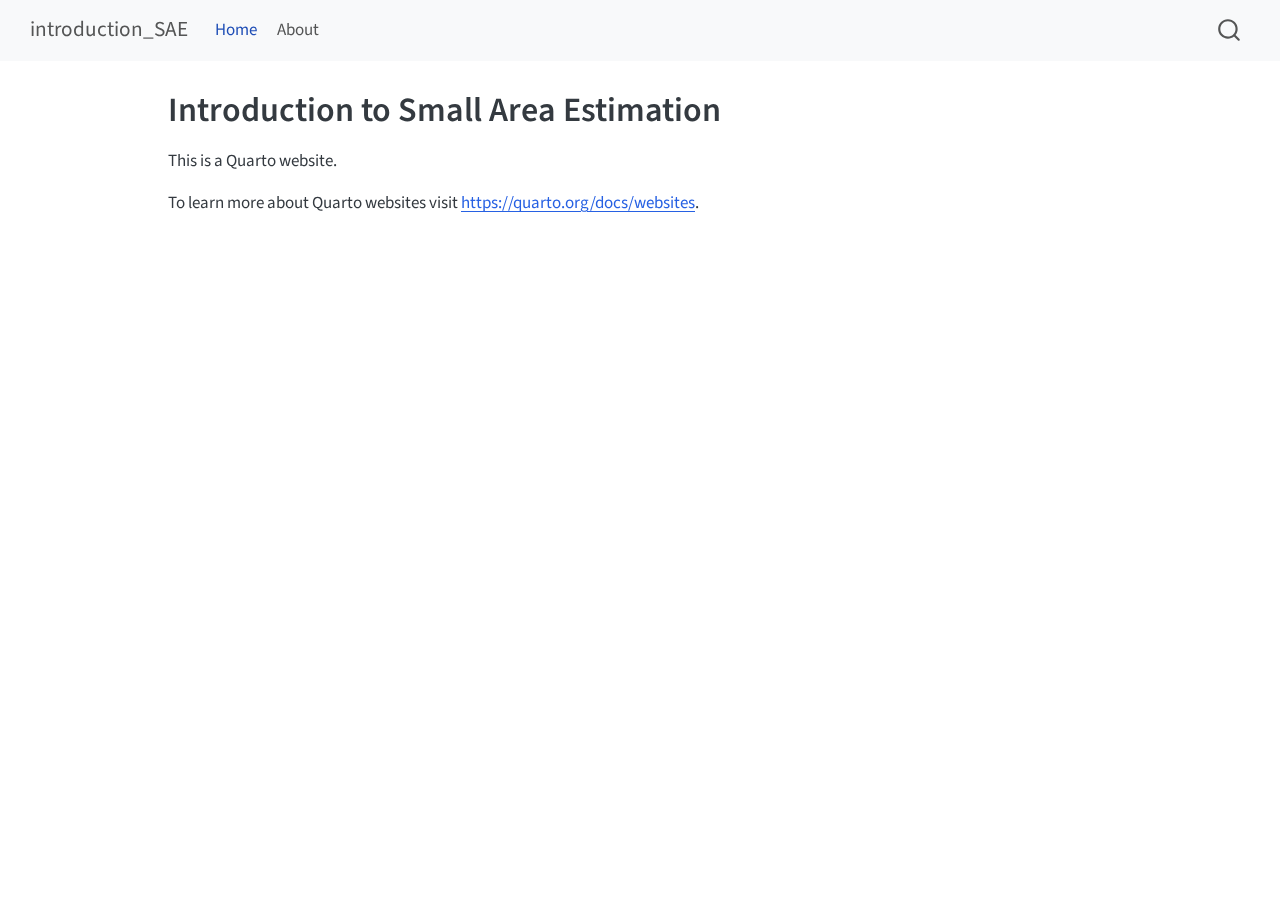
<file: index.html>
<!DOCTYPE html>
<html xmlns="http://www.w3.org/1999/xhtml" lang="en" xml:lang="en"><head>

<meta charset="utf-8">
<meta name="generator" content="quarto-1.6.40">

<meta name="viewport" content="width=device-width, initial-scale=1.0, user-scalable=yes">


<title>Introduction to Small Area Estimation – introduction_SAE</title>
<style>
code{white-space: pre-wrap;}
span.smallcaps{font-variant: small-caps;}
div.columns{display: flex; gap: min(4vw, 1.5em);}
div.column{flex: auto; overflow-x: auto;}
div.hanging-indent{margin-left: 1.5em; text-indent: -1.5em;}
ul.task-list{list-style: none;}
ul.task-list li input[type="checkbox"] {
  width: 0.8em;
  margin: 0 0.8em 0.2em -1em; /* quarto-specific, see https://github.com/quarto-dev/quarto-cli/issues/4556 */ 
  vertical-align: middle;
}
</style>


<script src="site_libs/quarto-nav/quarto-nav.js"></script>
<script src="site_libs/quarto-nav/headroom.min.js"></script>
<script src="site_libs/clipboard/clipboard.min.js"></script>
<script src="site_libs/quarto-search/autocomplete.umd.js"></script>
<script src="site_libs/quarto-search/fuse.min.js"></script>
<script src="site_libs/quarto-search/quarto-search.js"></script>
<meta name="quarto:offset" content="./">
<script src="site_libs/quarto-html/quarto.js"></script>
<script src="site_libs/quarto-html/popper.min.js"></script>
<script src="site_libs/quarto-html/tippy.umd.min.js"></script>
<script src="site_libs/quarto-html/anchor.min.js"></script>
<link href="site_libs/quarto-html/tippy.css" rel="stylesheet">
<link href="site_libs/quarto-html/quarto-syntax-highlighting-549806ee2085284f45b00abea8c6df48.css" rel="stylesheet" id="quarto-text-highlighting-styles">
<script src="site_libs/bootstrap/bootstrap.min.js"></script>
<link href="site_libs/bootstrap/bootstrap-icons.css" rel="stylesheet">
<link href="site_libs/bootstrap/bootstrap-6bd9cfa162949bde0a231f530c97869d.min.css" rel="stylesheet" append-hash="true" id="quarto-bootstrap" data-mode="light">
<script id="quarto-search-options" type="application/json">{
  "location": "navbar",
  "copy-button": false,
  "collapse-after": 3,
  "panel-placement": "end",
  "type": "overlay",
  "limit": 50,
  "keyboard-shortcut": [
    "f",
    "/",
    "s"
  ],
  "show-item-context": false,
  "language": {
    "search-no-results-text": "No results",
    "search-matching-documents-text": "matching documents",
    "search-copy-link-title": "Copy link to search",
    "search-hide-matches-text": "Hide additional matches",
    "search-more-match-text": "more match in this document",
    "search-more-matches-text": "more matches in this document",
    "search-clear-button-title": "Clear",
    "search-text-placeholder": "",
    "search-detached-cancel-button-title": "Cancel",
    "search-submit-button-title": "Submit",
    "search-label": "Search"
  }
}</script>


<link rel="stylesheet" href="styles.css">
</head>

<body class="nav-fixed">

<div id="quarto-search-results"></div>
  <header id="quarto-header" class="headroom fixed-top">
    <nav class="navbar navbar-expand-lg " data-bs-theme="dark">
      <div class="navbar-container container-fluid">
      <div class="navbar-brand-container mx-auto">
    <a class="navbar-brand" href="./index.html">
    <span class="navbar-title">introduction_SAE</span>
    </a>
  </div>
            <div id="quarto-search" class="" title="Search"></div>
          <button class="navbar-toggler" type="button" data-bs-toggle="collapse" data-bs-target="#navbarCollapse" aria-controls="navbarCollapse" role="menu" aria-expanded="false" aria-label="Toggle navigation" onclick="if (window.quartoToggleHeadroom) { window.quartoToggleHeadroom(); }">
  <span class="navbar-toggler-icon"></span>
</button>
          <div class="collapse navbar-collapse" id="navbarCollapse">
            <ul class="navbar-nav navbar-nav-scroll me-auto">
  <li class="nav-item">
    <a class="nav-link active" href="./index.html" aria-current="page"> 
<span class="menu-text">Home</span></a>
  </li>  
  <li class="nav-item">
    <a class="nav-link" href="./about.html"> 
<span class="menu-text">About</span></a>
  </li>  
</ul>
          </div> <!-- /navcollapse -->
            <div class="quarto-navbar-tools">
</div>
      </div> <!-- /container-fluid -->
    </nav>
</header>
<!-- content -->
<div id="quarto-content" class="quarto-container page-columns page-rows-contents page-layout-article page-navbar">
<!-- sidebar -->
<!-- margin-sidebar -->
    <div id="quarto-margin-sidebar" class="sidebar margin-sidebar zindex-bottom">
        
    </div>
<!-- main -->
<main class="content" id="quarto-document-content">

<header id="title-block-header" class="quarto-title-block default">
<div class="quarto-title">
<h1 class="title">Introduction to Small Area Estimation</h1>
</div>



<div class="quarto-title-meta">

    
  
    
  </div>
  


</header>


<p>This is a Quarto website.</p>
<p>To learn more about Quarto websites visit <a href="https://quarto.org/docs/websites" class="uri">https://quarto.org/docs/websites</a>.</p>



</main> <!-- /main -->
<script id="quarto-html-after-body" type="application/javascript">
window.document.addEventListener("DOMContentLoaded", function (event) {
  const toggleBodyColorMode = (bsSheetEl) => {
    const mode = bsSheetEl.getAttribute("data-mode");
    const bodyEl = window.document.querySelector("body");
    if (mode === "dark") {
      bodyEl.classList.add("quarto-dark");
      bodyEl.classList.remove("quarto-light");
    } else {
      bodyEl.classList.add("quarto-light");
      bodyEl.classList.remove("quarto-dark");
    }
  }
  const toggleBodyColorPrimary = () => {
    const bsSheetEl = window.document.querySelector("link#quarto-bootstrap");
    if (bsSheetEl) {
      toggleBodyColorMode(bsSheetEl);
    }
  }
  toggleBodyColorPrimary();  
  const icon = "";
  const anchorJS = new window.AnchorJS();
  anchorJS.options = {
    placement: 'right',
    icon: icon
  };
  anchorJS.add('.anchored');
  const isCodeAnnotation = (el) => {
    for (const clz of el.classList) {
      if (clz.startsWith('code-annotation-')) {                     
        return true;
      }
    }
    return false;
  }
  const onCopySuccess = function(e) {
    // button target
    const button = e.trigger;
    // don't keep focus
    button.blur();
    // flash "checked"
    button.classList.add('code-copy-button-checked');
    var currentTitle = button.getAttribute("title");
    button.setAttribute("title", "Copied!");
    let tooltip;
    if (window.bootstrap) {
      button.setAttribute("data-bs-toggle", "tooltip");
      button.setAttribute("data-bs-placement", "left");
      button.setAttribute("data-bs-title", "Copied!");
      tooltip = new bootstrap.Tooltip(button, 
        { trigger: "manual", 
          customClass: "code-copy-button-tooltip",
          offset: [0, -8]});
      tooltip.show();    
    }
    setTimeout(function() {
      if (tooltip) {
        tooltip.hide();
        button.removeAttribute("data-bs-title");
        button.removeAttribute("data-bs-toggle");
        button.removeAttribute("data-bs-placement");
      }
      button.setAttribute("title", currentTitle);
      button.classList.remove('code-copy-button-checked');
    }, 1000);
    // clear code selection
    e.clearSelection();
  }
  const getTextToCopy = function(trigger) {
      const codeEl = trigger.previousElementSibling.cloneNode(true);
      for (const childEl of codeEl.children) {
        if (isCodeAnnotation(childEl)) {
          childEl.remove();
        }
      }
      return codeEl.innerText;
  }
  const clipboard = new window.ClipboardJS('.code-copy-button:not([data-in-quarto-modal])', {
    text: getTextToCopy
  });
  clipboard.on('success', onCopySuccess);
  if (window.document.getElementById('quarto-embedded-source-code-modal')) {
    const clipboardModal = new window.ClipboardJS('.code-copy-button[data-in-quarto-modal]', {
      text: getTextToCopy,
      container: window.document.getElementById('quarto-embedded-source-code-modal')
    });
    clipboardModal.on('success', onCopySuccess);
  }
    var localhostRegex = new RegExp(/^(?:http|https):\/\/localhost\:?[0-9]*\//);
    var mailtoRegex = new RegExp(/^mailto:/);
      var filterRegex = new RegExp("https:\/\/CityModellingLab\.github\.io\/Introduction_SAE\/");
    var isInternal = (href) => {
        return filterRegex.test(href) || localhostRegex.test(href) || mailtoRegex.test(href);
    }
    // Inspect non-navigation links and adorn them if external
 	var links = window.document.querySelectorAll('a[href]:not(.nav-link):not(.navbar-brand):not(.toc-action):not(.sidebar-link):not(.sidebar-item-toggle):not(.pagination-link):not(.no-external):not([aria-hidden]):not(.dropdown-item):not(.quarto-navigation-tool):not(.about-link)');
    for (var i=0; i<links.length; i++) {
      const link = links[i];
      if (!isInternal(link.href)) {
        // undo the damage that might have been done by quarto-nav.js in the case of
        // links that we want to consider external
        if (link.dataset.originalHref !== undefined) {
          link.href = link.dataset.originalHref;
        }
      }
    }
  function tippyHover(el, contentFn, onTriggerFn, onUntriggerFn) {
    const config = {
      allowHTML: true,
      maxWidth: 500,
      delay: 100,
      arrow: false,
      appendTo: function(el) {
          return el.parentElement;
      },
      interactive: true,
      interactiveBorder: 10,
      theme: 'quarto',
      placement: 'bottom-start',
    };
    if (contentFn) {
      config.content = contentFn;
    }
    if (onTriggerFn) {
      config.onTrigger = onTriggerFn;
    }
    if (onUntriggerFn) {
      config.onUntrigger = onUntriggerFn;
    }
    window.tippy(el, config); 
  }
  const noterefs = window.document.querySelectorAll('a[role="doc-noteref"]');
  for (var i=0; i<noterefs.length; i++) {
    const ref = noterefs[i];
    tippyHover(ref, function() {
      // use id or data attribute instead here
      let href = ref.getAttribute('data-footnote-href') || ref.getAttribute('href');
      try { href = new URL(href).hash; } catch {}
      const id = href.replace(/^#\/?/, "");
      const note = window.document.getElementById(id);
      if (note) {
        return note.innerHTML;
      } else {
        return "";
      }
    });
  }
  const xrefs = window.document.querySelectorAll('a.quarto-xref');
  const processXRef = (id, note) => {
    // Strip column container classes
    const stripColumnClz = (el) => {
      el.classList.remove("page-full", "page-columns");
      if (el.children) {
        for (const child of el.children) {
          stripColumnClz(child);
        }
      }
    }
    stripColumnClz(note)
    if (id === null || id.startsWith('sec-')) {
      // Special case sections, only their first couple elements
      const container = document.createElement("div");
      if (note.children && note.children.length > 2) {
        container.appendChild(note.children[0].cloneNode(true));
        for (let i = 1; i < note.children.length; i++) {
          const child = note.children[i];
          if (child.tagName === "P" && child.innerText === "") {
            continue;
          } else {
            container.appendChild(child.cloneNode(true));
            break;
          }
        }
        if (window.Quarto?.typesetMath) {
          window.Quarto.typesetMath(container);
        }
        return container.innerHTML
      } else {
        if (window.Quarto?.typesetMath) {
          window.Quarto.typesetMath(note);
        }
        return note.innerHTML;
      }
    } else {
      // Remove any anchor links if they are present
      const anchorLink = note.querySelector('a.anchorjs-link');
      if (anchorLink) {
        anchorLink.remove();
      }
      if (window.Quarto?.typesetMath) {
        window.Quarto.typesetMath(note);
      }
      if (note.classList.contains("callout")) {
        return note.outerHTML;
      } else {
        return note.innerHTML;
      }
    }
  }
  for (var i=0; i<xrefs.length; i++) {
    const xref = xrefs[i];
    tippyHover(xref, undefined, function(instance) {
      instance.disable();
      let url = xref.getAttribute('href');
      let hash = undefined; 
      if (url.startsWith('#')) {
        hash = url;
      } else {
        try { hash = new URL(url).hash; } catch {}
      }
      if (hash) {
        const id = hash.replace(/^#\/?/, "");
        const note = window.document.getElementById(id);
        if (note !== null) {
          try {
            const html = processXRef(id, note.cloneNode(true));
            instance.setContent(html);
          } finally {
            instance.enable();
            instance.show();
          }
        } else {
          // See if we can fetch this
          fetch(url.split('#')[0])
          .then(res => res.text())
          .then(html => {
            const parser = new DOMParser();
            const htmlDoc = parser.parseFromString(html, "text/html");
            const note = htmlDoc.getElementById(id);
            if (note !== null) {
              const html = processXRef(id, note);
              instance.setContent(html);
            } 
          }).finally(() => {
            instance.enable();
            instance.show();
          });
        }
      } else {
        // See if we can fetch a full url (with no hash to target)
        // This is a special case and we should probably do some content thinning / targeting
        fetch(url)
        .then(res => res.text())
        .then(html => {
          const parser = new DOMParser();
          const htmlDoc = parser.parseFromString(html, "text/html");
          const note = htmlDoc.querySelector('main.content');
          if (note !== null) {
            // This should only happen for chapter cross references
            // (since there is no id in the URL)
            // remove the first header
            if (note.children.length > 0 && note.children[0].tagName === "HEADER") {
              note.children[0].remove();
            }
            const html = processXRef(null, note);
            instance.setContent(html);
          } 
        }).finally(() => {
          instance.enable();
          instance.show();
        });
      }
    }, function(instance) {
    });
  }
      let selectedAnnoteEl;
      const selectorForAnnotation = ( cell, annotation) => {
        let cellAttr = 'data-code-cell="' + cell + '"';
        let lineAttr = 'data-code-annotation="' +  annotation + '"';
        const selector = 'span[' + cellAttr + '][' + lineAttr + ']';
        return selector;
      }
      const selectCodeLines = (annoteEl) => {
        const doc = window.document;
        const targetCell = annoteEl.getAttribute("data-target-cell");
        const targetAnnotation = annoteEl.getAttribute("data-target-annotation");
        const annoteSpan = window.document.querySelector(selectorForAnnotation(targetCell, targetAnnotation));
        const lines = annoteSpan.getAttribute("data-code-lines").split(",");
        const lineIds = lines.map((line) => {
          return targetCell + "-" + line;
        })
        let top = null;
        let height = null;
        let parent = null;
        if (lineIds.length > 0) {
            //compute the position of the single el (top and bottom and make a div)
            const el = window.document.getElementById(lineIds[0]);
            top = el.offsetTop;
            height = el.offsetHeight;
            parent = el.parentElement.parentElement;
          if (lineIds.length > 1) {
            const lastEl = window.document.getElementById(lineIds[lineIds.length - 1]);
            const bottom = lastEl.offsetTop + lastEl.offsetHeight;
            height = bottom - top;
          }
          if (top !== null && height !== null && parent !== null) {
            // cook up a div (if necessary) and position it 
            let div = window.document.getElementById("code-annotation-line-highlight");
            if (div === null) {
              div = window.document.createElement("div");
              div.setAttribute("id", "code-annotation-line-highlight");
              div.style.position = 'absolute';
              parent.appendChild(div);
            }
            div.style.top = top - 2 + "px";
            div.style.height = height + 4 + "px";
            div.style.left = 0;
            let gutterDiv = window.document.getElementById("code-annotation-line-highlight-gutter");
            if (gutterDiv === null) {
              gutterDiv = window.document.createElement("div");
              gutterDiv.setAttribute("id", "code-annotation-line-highlight-gutter");
              gutterDiv.style.position = 'absolute';
              const codeCell = window.document.getElementById(targetCell);
              const gutter = codeCell.querySelector('.code-annotation-gutter');
              gutter.appendChild(gutterDiv);
            }
            gutterDiv.style.top = top - 2 + "px";
            gutterDiv.style.height = height + 4 + "px";
          }
          selectedAnnoteEl = annoteEl;
        }
      };
      const unselectCodeLines = () => {
        const elementsIds = ["code-annotation-line-highlight", "code-annotation-line-highlight-gutter"];
        elementsIds.forEach((elId) => {
          const div = window.document.getElementById(elId);
          if (div) {
            div.remove();
          }
        });
        selectedAnnoteEl = undefined;
      };
        // Handle positioning of the toggle
    window.addEventListener(
      "resize",
      throttle(() => {
        elRect = undefined;
        if (selectedAnnoteEl) {
          selectCodeLines(selectedAnnoteEl);
        }
      }, 10)
    );
    function throttle(fn, ms) {
    let throttle = false;
    let timer;
      return (...args) => {
        if(!throttle) { // first call gets through
            fn.apply(this, args);
            throttle = true;
        } else { // all the others get throttled
            if(timer) clearTimeout(timer); // cancel #2
            timer = setTimeout(() => {
              fn.apply(this, args);
              timer = throttle = false;
            }, ms);
        }
      };
    }
      // Attach click handler to the DT
      const annoteDls = window.document.querySelectorAll('dt[data-target-cell]');
      for (const annoteDlNode of annoteDls) {
        annoteDlNode.addEventListener('click', (event) => {
          const clickedEl = event.target;
          if (clickedEl !== selectedAnnoteEl) {
            unselectCodeLines();
            const activeEl = window.document.querySelector('dt[data-target-cell].code-annotation-active');
            if (activeEl) {
              activeEl.classList.remove('code-annotation-active');
            }
            selectCodeLines(clickedEl);
            clickedEl.classList.add('code-annotation-active');
          } else {
            // Unselect the line
            unselectCodeLines();
            clickedEl.classList.remove('code-annotation-active');
          }
        });
      }
  const findCites = (el) => {
    const parentEl = el.parentElement;
    if (parentEl) {
      const cites = parentEl.dataset.cites;
      if (cites) {
        return {
          el,
          cites: cites.split(' ')
        };
      } else {
        return findCites(el.parentElement)
      }
    } else {
      return undefined;
    }
  };
  var bibliorefs = window.document.querySelectorAll('a[role="doc-biblioref"]');
  for (var i=0; i<bibliorefs.length; i++) {
    const ref = bibliorefs[i];
    const citeInfo = findCites(ref);
    if (citeInfo) {
      tippyHover(citeInfo.el, function() {
        var popup = window.document.createElement('div');
        citeInfo.cites.forEach(function(cite) {
          var citeDiv = window.document.createElement('div');
          citeDiv.classList.add('hanging-indent');
          citeDiv.classList.add('csl-entry');
          var biblioDiv = window.document.getElementById('ref-' + cite);
          if (biblioDiv) {
            citeDiv.innerHTML = biblioDiv.innerHTML;
          }
          popup.appendChild(citeDiv);
        });
        return popup.innerHTML;
      });
    }
  }
});
</script>
</div> <!-- /content -->




</body></html>
</file>
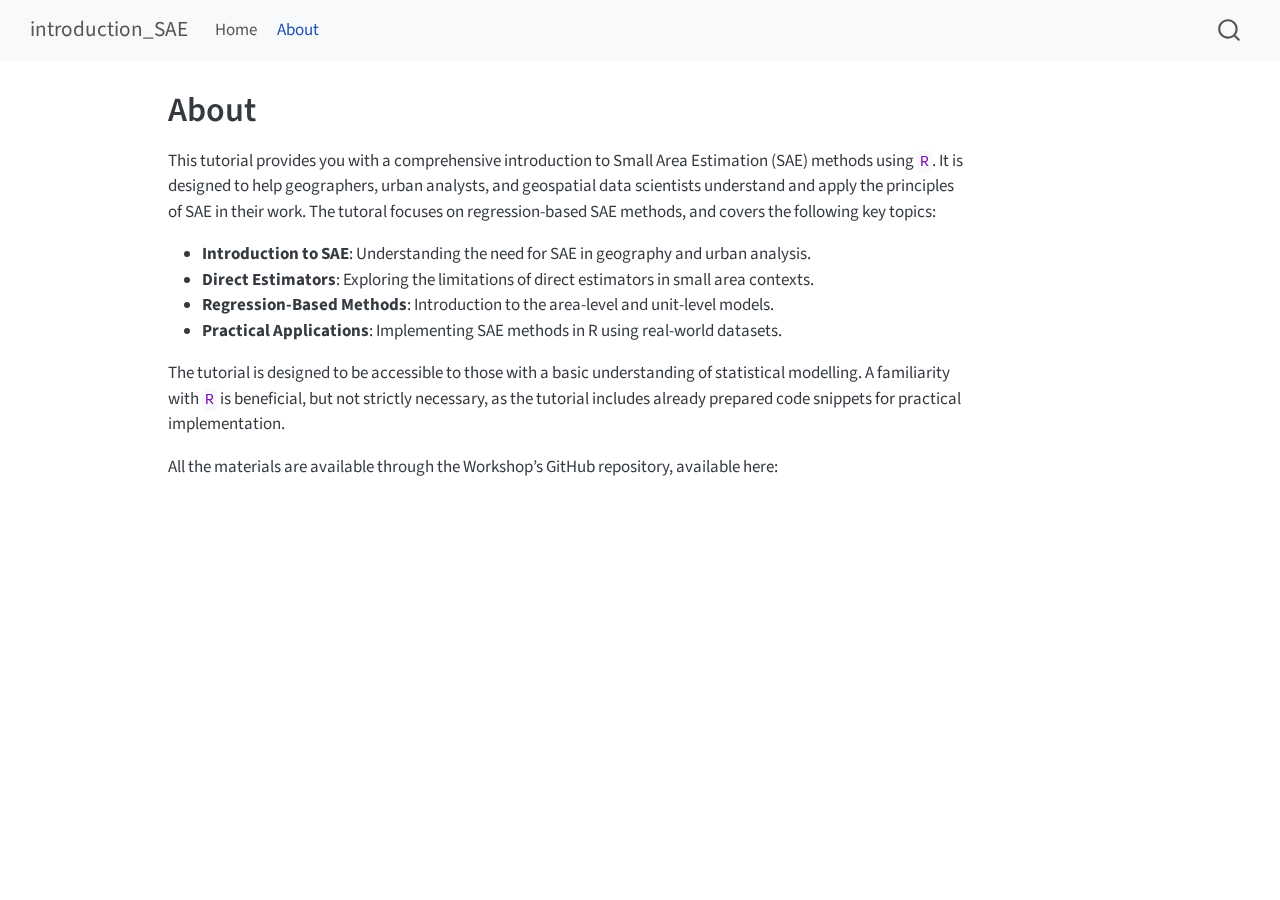
<file: about.html>
<!DOCTYPE html>
<html xmlns="http://www.w3.org/1999/xhtml" lang="en" xml:lang="en"><head>

<meta charset="utf-8">
<meta name="generator" content="quarto-1.6.40">

<meta name="viewport" content="width=device-width, initial-scale=1.0, user-scalable=yes">


<title>About – introduction_SAE</title>
<style>
code{white-space: pre-wrap;}
span.smallcaps{font-variant: small-caps;}
div.columns{display: flex; gap: min(4vw, 1.5em);}
div.column{flex: auto; overflow-x: auto;}
div.hanging-indent{margin-left: 1.5em; text-indent: -1.5em;}
ul.task-list{list-style: none;}
ul.task-list li input[type="checkbox"] {
  width: 0.8em;
  margin: 0 0.8em 0.2em -1em; /* quarto-specific, see https://github.com/quarto-dev/quarto-cli/issues/4556 */ 
  vertical-align: middle;
}
</style>


<script src="site_libs/quarto-nav/quarto-nav.js"></script>
<script src="site_libs/quarto-nav/headroom.min.js"></script>
<script src="site_libs/clipboard/clipboard.min.js"></script>
<script src="site_libs/quarto-search/autocomplete.umd.js"></script>
<script src="site_libs/quarto-search/fuse.min.js"></script>
<script src="site_libs/quarto-search/quarto-search.js"></script>
<meta name="quarto:offset" content="./">
<script src="site_libs/quarto-html/quarto.js"></script>
<script src="site_libs/quarto-html/popper.min.js"></script>
<script src="site_libs/quarto-html/tippy.umd.min.js"></script>
<script src="site_libs/quarto-html/anchor.min.js"></script>
<link href="site_libs/quarto-html/tippy.css" rel="stylesheet">
<link href="site_libs/quarto-html/quarto-syntax-highlighting-549806ee2085284f45b00abea8c6df48.css" rel="stylesheet" id="quarto-text-highlighting-styles">
<script src="site_libs/bootstrap/bootstrap.min.js"></script>
<link href="site_libs/bootstrap/bootstrap-icons.css" rel="stylesheet">
<link href="site_libs/bootstrap/bootstrap-6bd9cfa162949bde0a231f530c97869d.min.css" rel="stylesheet" append-hash="true" id="quarto-bootstrap" data-mode="light">
<script id="quarto-search-options" type="application/json">{
  "location": "navbar",
  "copy-button": false,
  "collapse-after": 3,
  "panel-placement": "end",
  "type": "overlay",
  "limit": 50,
  "keyboard-shortcut": [
    "f",
    "/",
    "s"
  ],
  "show-item-context": false,
  "language": {
    "search-no-results-text": "No results",
    "search-matching-documents-text": "matching documents",
    "search-copy-link-title": "Copy link to search",
    "search-hide-matches-text": "Hide additional matches",
    "search-more-match-text": "more match in this document",
    "search-more-matches-text": "more matches in this document",
    "search-clear-button-title": "Clear",
    "search-text-placeholder": "",
    "search-detached-cancel-button-title": "Cancel",
    "search-submit-button-title": "Submit",
    "search-label": "Search"
  }
}</script>


<link rel="stylesheet" href="styles.css">
</head>

<body class="nav-fixed">

<div id="quarto-search-results"></div>
  <header id="quarto-header" class="headroom fixed-top">
    <nav class="navbar navbar-expand-lg " data-bs-theme="dark">
      <div class="navbar-container container-fluid">
      <div class="navbar-brand-container mx-auto">
    <a class="navbar-brand" href="./index.html">
    <span class="navbar-title">introduction_SAE</span>
    </a>
  </div>
            <div id="quarto-search" class="" title="Search"></div>
          <button class="navbar-toggler" type="button" data-bs-toggle="collapse" data-bs-target="#navbarCollapse" aria-controls="navbarCollapse" role="menu" aria-expanded="false" aria-label="Toggle navigation" onclick="if (window.quartoToggleHeadroom) { window.quartoToggleHeadroom(); }">
  <span class="navbar-toggler-icon"></span>
</button>
          <div class="collapse navbar-collapse" id="navbarCollapse">
            <ul class="navbar-nav navbar-nav-scroll me-auto">
  <li class="nav-item">
    <a class="nav-link" href="./index.html"> 
<span class="menu-text">Home</span></a>
  </li>  
  <li class="nav-item">
    <a class="nav-link active" href="./about.html" aria-current="page"> 
<span class="menu-text">About</span></a>
  </li>  
</ul>
          </div> <!-- /navcollapse -->
            <div class="quarto-navbar-tools">
</div>
      </div> <!-- /container-fluid -->
    </nav>
</header>
<!-- content -->
<div id="quarto-content" class="quarto-container page-columns page-rows-contents page-layout-article page-navbar">
<!-- sidebar -->
<!-- margin-sidebar -->
    <div id="quarto-margin-sidebar" class="sidebar margin-sidebar zindex-bottom">
        
    </div>
<!-- main -->
<main class="content" id="quarto-document-content">

<header id="title-block-header" class="quarto-title-block default">
<div class="quarto-title">
<h1 class="title">About</h1>
</div>



<div class="quarto-title-meta">

    
  
    
  </div>
  


</header>


<p>This tutorial provides you with a comprehensive introduction to Small Area Estimation (SAE) methods using <code>R</code>. It is designed to help geographers, urban analysts, and geospatial data scientists understand and apply the principles of SAE in their work. The tutoral focuses on regression-based SAE methods, and covers the following key topics:</p>
<ul>
<li><strong>Introduction to SAE</strong>: Understanding the need for SAE in geography and urban analysis.</li>
<li><strong>Direct Estimators</strong>: Exploring the limitations of direct estimators in small area contexts.</li>
<li><strong>Regression-Based Methods</strong>: Introduction to the area-level and unit-level models.</li>
<li><strong>Practical Applications</strong>: Implementing SAE methods in R using real-world datasets.</li>
</ul>
<p>The tutorial is designed to be accessible to those with a basic understanding of statistical modelling. A familiarity with <code>R</code> is beneficial, but not strictly necessary, as the tutorial includes already prepared code snippets for practical implementation.</p>
<p>All the materials are available through the Workshop’s GitHub repository, available here:</p>



</main> <!-- /main -->
<script id="quarto-html-after-body" type="application/javascript">
window.document.addEventListener("DOMContentLoaded", function (event) {
  const toggleBodyColorMode = (bsSheetEl) => {
    const mode = bsSheetEl.getAttribute("data-mode");
    const bodyEl = window.document.querySelector("body");
    if (mode === "dark") {
      bodyEl.classList.add("quarto-dark");
      bodyEl.classList.remove("quarto-light");
    } else {
      bodyEl.classList.add("quarto-light");
      bodyEl.classList.remove("quarto-dark");
    }
  }
  const toggleBodyColorPrimary = () => {
    const bsSheetEl = window.document.querySelector("link#quarto-bootstrap");
    if (bsSheetEl) {
      toggleBodyColorMode(bsSheetEl);
    }
  }
  toggleBodyColorPrimary();  
  const icon = "";
  const anchorJS = new window.AnchorJS();
  anchorJS.options = {
    placement: 'right',
    icon: icon
  };
  anchorJS.add('.anchored');
  const isCodeAnnotation = (el) => {
    for (const clz of el.classList) {
      if (clz.startsWith('code-annotation-')) {                     
        return true;
      }
    }
    return false;
  }
  const onCopySuccess = function(e) {
    // button target
    const button = e.trigger;
    // don't keep focus
    button.blur();
    // flash "checked"
    button.classList.add('code-copy-button-checked');
    var currentTitle = button.getAttribute("title");
    button.setAttribute("title", "Copied!");
    let tooltip;
    if (window.bootstrap) {
      button.setAttribute("data-bs-toggle", "tooltip");
      button.setAttribute("data-bs-placement", "left");
      button.setAttribute("data-bs-title", "Copied!");
      tooltip = new bootstrap.Tooltip(button, 
        { trigger: "manual", 
          customClass: "code-copy-button-tooltip",
          offset: [0, -8]});
      tooltip.show();    
    }
    setTimeout(function() {
      if (tooltip) {
        tooltip.hide();
        button.removeAttribute("data-bs-title");
        button.removeAttribute("data-bs-toggle");
        button.removeAttribute("data-bs-placement");
      }
      button.setAttribute("title", currentTitle);
      button.classList.remove('code-copy-button-checked');
    }, 1000);
    // clear code selection
    e.clearSelection();
  }
  const getTextToCopy = function(trigger) {
      const codeEl = trigger.previousElementSibling.cloneNode(true);
      for (const childEl of codeEl.children) {
        if (isCodeAnnotation(childEl)) {
          childEl.remove();
        }
      }
      return codeEl.innerText;
  }
  const clipboard = new window.ClipboardJS('.code-copy-button:not([data-in-quarto-modal])', {
    text: getTextToCopy
  });
  clipboard.on('success', onCopySuccess);
  if (window.document.getElementById('quarto-embedded-source-code-modal')) {
    const clipboardModal = new window.ClipboardJS('.code-copy-button[data-in-quarto-modal]', {
      text: getTextToCopy,
      container: window.document.getElementById('quarto-embedded-source-code-modal')
    });
    clipboardModal.on('success', onCopySuccess);
  }
    var localhostRegex = new RegExp(/^(?:http|https):\/\/localhost\:?[0-9]*\//);
    var mailtoRegex = new RegExp(/^mailto:/);
      var filterRegex = new RegExp("https:\/\/CityModellingLab\.github\.io\/Introduction_SAE\/");
    var isInternal = (href) => {
        return filterRegex.test(href) || localhostRegex.test(href) || mailtoRegex.test(href);
    }
    // Inspect non-navigation links and adorn them if external
 	var links = window.document.querySelectorAll('a[href]:not(.nav-link):not(.navbar-brand):not(.toc-action):not(.sidebar-link):not(.sidebar-item-toggle):not(.pagination-link):not(.no-external):not([aria-hidden]):not(.dropdown-item):not(.quarto-navigation-tool):not(.about-link)');
    for (var i=0; i<links.length; i++) {
      const link = links[i];
      if (!isInternal(link.href)) {
        // undo the damage that might have been done by quarto-nav.js in the case of
        // links that we want to consider external
        if (link.dataset.originalHref !== undefined) {
          link.href = link.dataset.originalHref;
        }
      }
    }
  function tippyHover(el, contentFn, onTriggerFn, onUntriggerFn) {
    const config = {
      allowHTML: true,
      maxWidth: 500,
      delay: 100,
      arrow: false,
      appendTo: function(el) {
          return el.parentElement;
      },
      interactive: true,
      interactiveBorder: 10,
      theme: 'quarto',
      placement: 'bottom-start',
    };
    if (contentFn) {
      config.content = contentFn;
    }
    if (onTriggerFn) {
      config.onTrigger = onTriggerFn;
    }
    if (onUntriggerFn) {
      config.onUntrigger = onUntriggerFn;
    }
    window.tippy(el, config); 
  }
  const noterefs = window.document.querySelectorAll('a[role="doc-noteref"]');
  for (var i=0; i<noterefs.length; i++) {
    const ref = noterefs[i];
    tippyHover(ref, function() {
      // use id or data attribute instead here
      let href = ref.getAttribute('data-footnote-href') || ref.getAttribute('href');
      try { href = new URL(href).hash; } catch {}
      const id = href.replace(/^#\/?/, "");
      const note = window.document.getElementById(id);
      if (note) {
        return note.innerHTML;
      } else {
        return "";
      }
    });
  }
  const xrefs = window.document.querySelectorAll('a.quarto-xref');
  const processXRef = (id, note) => {
    // Strip column container classes
    const stripColumnClz = (el) => {
      el.classList.remove("page-full", "page-columns");
      if (el.children) {
        for (const child of el.children) {
          stripColumnClz(child);
        }
      }
    }
    stripColumnClz(note)
    if (id === null || id.startsWith('sec-')) {
      // Special case sections, only their first couple elements
      const container = document.createElement("div");
      if (note.children && note.children.length > 2) {
        container.appendChild(note.children[0].cloneNode(true));
        for (let i = 1; i < note.children.length; i++) {
          const child = note.children[i];
          if (child.tagName === "P" && child.innerText === "") {
            continue;
          } else {
            container.appendChild(child.cloneNode(true));
            break;
          }
        }
        if (window.Quarto?.typesetMath) {
          window.Quarto.typesetMath(container);
        }
        return container.innerHTML
      } else {
        if (window.Quarto?.typesetMath) {
          window.Quarto.typesetMath(note);
        }
        return note.innerHTML;
      }
    } else {
      // Remove any anchor links if they are present
      const anchorLink = note.querySelector('a.anchorjs-link');
      if (anchorLink) {
        anchorLink.remove();
      }
      if (window.Quarto?.typesetMath) {
        window.Quarto.typesetMath(note);
      }
      if (note.classList.contains("callout")) {
        return note.outerHTML;
      } else {
        return note.innerHTML;
      }
    }
  }
  for (var i=0; i<xrefs.length; i++) {
    const xref = xrefs[i];
    tippyHover(xref, undefined, function(instance) {
      instance.disable();
      let url = xref.getAttribute('href');
      let hash = undefined; 
      if (url.startsWith('#')) {
        hash = url;
      } else {
        try { hash = new URL(url).hash; } catch {}
      }
      if (hash) {
        const id = hash.replace(/^#\/?/, "");
        const note = window.document.getElementById(id);
        if (note !== null) {
          try {
            const html = processXRef(id, note.cloneNode(true));
            instance.setContent(html);
          } finally {
            instance.enable();
            instance.show();
          }
        } else {
          // See if we can fetch this
          fetch(url.split('#')[0])
          .then(res => res.text())
          .then(html => {
            const parser = new DOMParser();
            const htmlDoc = parser.parseFromString(html, "text/html");
            const note = htmlDoc.getElementById(id);
            if (note !== null) {
              const html = processXRef(id, note);
              instance.setContent(html);
            } 
          }).finally(() => {
            instance.enable();
            instance.show();
          });
        }
      } else {
        // See if we can fetch a full url (with no hash to target)
        // This is a special case and we should probably do some content thinning / targeting
        fetch(url)
        .then(res => res.text())
        .then(html => {
          const parser = new DOMParser();
          const htmlDoc = parser.parseFromString(html, "text/html");
          const note = htmlDoc.querySelector('main.content');
          if (note !== null) {
            // This should only happen for chapter cross references
            // (since there is no id in the URL)
            // remove the first header
            if (note.children.length > 0 && note.children[0].tagName === "HEADER") {
              note.children[0].remove();
            }
            const html = processXRef(null, note);
            instance.setContent(html);
          } 
        }).finally(() => {
          instance.enable();
          instance.show();
        });
      }
    }, function(instance) {
    });
  }
      let selectedAnnoteEl;
      const selectorForAnnotation = ( cell, annotation) => {
        let cellAttr = 'data-code-cell="' + cell + '"';
        let lineAttr = 'data-code-annotation="' +  annotation + '"';
        const selector = 'span[' + cellAttr + '][' + lineAttr + ']';
        return selector;
      }
      const selectCodeLines = (annoteEl) => {
        const doc = window.document;
        const targetCell = annoteEl.getAttribute("data-target-cell");
        const targetAnnotation = annoteEl.getAttribute("data-target-annotation");
        const annoteSpan = window.document.querySelector(selectorForAnnotation(targetCell, targetAnnotation));
        const lines = annoteSpan.getAttribute("data-code-lines").split(",");
        const lineIds = lines.map((line) => {
          return targetCell + "-" + line;
        })
        let top = null;
        let height = null;
        let parent = null;
        if (lineIds.length > 0) {
            //compute the position of the single el (top and bottom and make a div)
            const el = window.document.getElementById(lineIds[0]);
            top = el.offsetTop;
            height = el.offsetHeight;
            parent = el.parentElement.parentElement;
          if (lineIds.length > 1) {
            const lastEl = window.document.getElementById(lineIds[lineIds.length - 1]);
            const bottom = lastEl.offsetTop + lastEl.offsetHeight;
            height = bottom - top;
          }
          if (top !== null && height !== null && parent !== null) {
            // cook up a div (if necessary) and position it 
            let div = window.document.getElementById("code-annotation-line-highlight");
            if (div === null) {
              div = window.document.createElement("div");
              div.setAttribute("id", "code-annotation-line-highlight");
              div.style.position = 'absolute';
              parent.appendChild(div);
            }
            div.style.top = top - 2 + "px";
            div.style.height = height + 4 + "px";
            div.style.left = 0;
            let gutterDiv = window.document.getElementById("code-annotation-line-highlight-gutter");
            if (gutterDiv === null) {
              gutterDiv = window.document.createElement("div");
              gutterDiv.setAttribute("id", "code-annotation-line-highlight-gutter");
              gutterDiv.style.position = 'absolute';
              const codeCell = window.document.getElementById(targetCell);
              const gutter = codeCell.querySelector('.code-annotation-gutter');
              gutter.appendChild(gutterDiv);
            }
            gutterDiv.style.top = top - 2 + "px";
            gutterDiv.style.height = height + 4 + "px";
          }
          selectedAnnoteEl = annoteEl;
        }
      };
      const unselectCodeLines = () => {
        const elementsIds = ["code-annotation-line-highlight", "code-annotation-line-highlight-gutter"];
        elementsIds.forEach((elId) => {
          const div = window.document.getElementById(elId);
          if (div) {
            div.remove();
          }
        });
        selectedAnnoteEl = undefined;
      };
        // Handle positioning of the toggle
    window.addEventListener(
      "resize",
      throttle(() => {
        elRect = undefined;
        if (selectedAnnoteEl) {
          selectCodeLines(selectedAnnoteEl);
        }
      }, 10)
    );
    function throttle(fn, ms) {
    let throttle = false;
    let timer;
      return (...args) => {
        if(!throttle) { // first call gets through
            fn.apply(this, args);
            throttle = true;
        } else { // all the others get throttled
            if(timer) clearTimeout(timer); // cancel #2
            timer = setTimeout(() => {
              fn.apply(this, args);
              timer = throttle = false;
            }, ms);
        }
      };
    }
      // Attach click handler to the DT
      const annoteDls = window.document.querySelectorAll('dt[data-target-cell]');
      for (const annoteDlNode of annoteDls) {
        annoteDlNode.addEventListener('click', (event) => {
          const clickedEl = event.target;
          if (clickedEl !== selectedAnnoteEl) {
            unselectCodeLines();
            const activeEl = window.document.querySelector('dt[data-target-cell].code-annotation-active');
            if (activeEl) {
              activeEl.classList.remove('code-annotation-active');
            }
            selectCodeLines(clickedEl);
            clickedEl.classList.add('code-annotation-active');
          } else {
            // Unselect the line
            unselectCodeLines();
            clickedEl.classList.remove('code-annotation-active');
          }
        });
      }
  const findCites = (el) => {
    const parentEl = el.parentElement;
    if (parentEl) {
      const cites = parentEl.dataset.cites;
      if (cites) {
        return {
          el,
          cites: cites.split(' ')
        };
      } else {
        return findCites(el.parentElement)
      }
    } else {
      return undefined;
    }
  };
  var bibliorefs = window.document.querySelectorAll('a[role="doc-biblioref"]');
  for (var i=0; i<bibliorefs.length; i++) {
    const ref = bibliorefs[i];
    const citeInfo = findCites(ref);
    if (citeInfo) {
      tippyHover(citeInfo.el, function() {
        var popup = window.document.createElement('div');
        citeInfo.cites.forEach(function(cite) {
          var citeDiv = window.document.createElement('div');
          citeDiv.classList.add('hanging-indent');
          citeDiv.classList.add('csl-entry');
          var biblioDiv = window.document.getElementById('ref-' + cite);
          if (biblioDiv) {
            citeDiv.innerHTML = biblioDiv.innerHTML;
          }
          popup.appendChild(citeDiv);
        });
        return popup.innerHTML;
      });
    }
  }
});
</script>
</div> <!-- /content -->




</body></html>
</file>
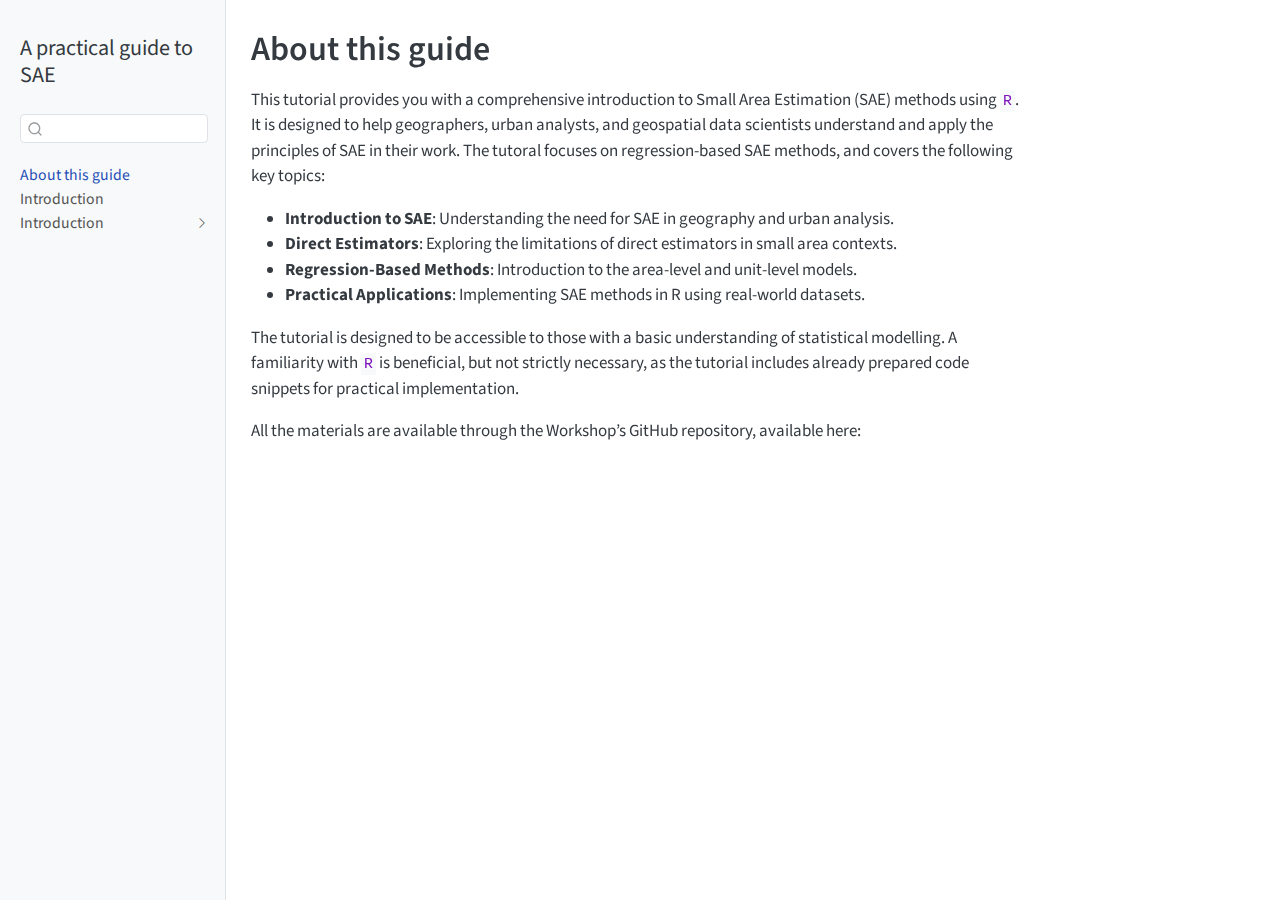
<file: docs/about.html>
<!DOCTYPE html>
<html xmlns="http://www.w3.org/1999/xhtml" lang="en" xml:lang="en"><head>

<meta charset="utf-8">
<meta name="generator" content="quarto-1.6.40">

<meta name="viewport" content="width=device-width, initial-scale=1.0, user-scalable=yes">


<title>About this guide – A practical guide to SAE</title>
<style>
code{white-space: pre-wrap;}
span.smallcaps{font-variant: small-caps;}
div.columns{display: flex; gap: min(4vw, 1.5em);}
div.column{flex: auto; overflow-x: auto;}
div.hanging-indent{margin-left: 1.5em; text-indent: -1.5em;}
ul.task-list{list-style: none;}
ul.task-list li input[type="checkbox"] {
  width: 0.8em;
  margin: 0 0.8em 0.2em -1em; /* quarto-specific, see https://github.com/quarto-dev/quarto-cli/issues/4556 */ 
  vertical-align: middle;
}
</style>


<script src="site_libs/quarto-nav/quarto-nav.js"></script>
<script src="site_libs/quarto-nav/headroom.min.js"></script>
<script src="site_libs/clipboard/clipboard.min.js"></script>
<script src="site_libs/quarto-search/autocomplete.umd.js"></script>
<script src="site_libs/quarto-search/fuse.min.js"></script>
<script src="site_libs/quarto-search/quarto-search.js"></script>
<meta name="quarto:offset" content="./">
<script src="site_libs/quarto-html/quarto.js"></script>
<script src="site_libs/quarto-html/popper.min.js"></script>
<script src="site_libs/quarto-html/tippy.umd.min.js"></script>
<script src="site_libs/quarto-html/anchor.min.js"></script>
<link href="site_libs/quarto-html/tippy.css" rel="stylesheet">
<link href="site_libs/quarto-html/quarto-syntax-highlighting-549806ee2085284f45b00abea8c6df48.css" rel="stylesheet" id="quarto-text-highlighting-styles">
<script src="site_libs/bootstrap/bootstrap.min.js"></script>
<link href="site_libs/bootstrap/bootstrap-icons.css" rel="stylesheet">
<link href="site_libs/bootstrap/bootstrap-2be10d9e998f81ff6e49e26833438aa5.min.css" rel="stylesheet" append-hash="true" id="quarto-bootstrap" data-mode="light">
<script id="quarto-search-options" type="application/json">{
  "location": "sidebar",
  "copy-button": false,
  "collapse-after": 3,
  "panel-placement": "start",
  "type": "textbox",
  "limit": 50,
  "keyboard-shortcut": [
    "f",
    "/",
    "s"
  ],
  "show-item-context": false,
  "language": {
    "search-no-results-text": "No results",
    "search-matching-documents-text": "matching documents",
    "search-copy-link-title": "Copy link to search",
    "search-hide-matches-text": "Hide additional matches",
    "search-more-match-text": "more match in this document",
    "search-more-matches-text": "more matches in this document",
    "search-clear-button-title": "Clear",
    "search-text-placeholder": "",
    "search-detached-cancel-button-title": "Cancel",
    "search-submit-button-title": "Submit",
    "search-label": "Search"
  }
}</script>


<link rel="stylesheet" href="styles.css">
</head>

<body class="nav-sidebar docked">

<div id="quarto-search-results"></div>
  <header id="quarto-header" class="headroom fixed-top">
  <nav class="quarto-secondary-nav">
    <div class="container-fluid d-flex">
      <button type="button" class="quarto-btn-toggle btn" data-bs-toggle="collapse" role="button" data-bs-target=".quarto-sidebar-collapse-item" aria-controls="quarto-sidebar" aria-expanded="false" aria-label="Toggle sidebar navigation" onclick="if (window.quartoToggleHeadroom) { window.quartoToggleHeadroom(); }">
        <i class="bi bi-layout-text-sidebar-reverse"></i>
      </button>
        <nav class="quarto-page-breadcrumbs" aria-label="breadcrumb"><ol class="breadcrumb"><li class="breadcrumb-item"><a href="./about.html">About this guide</a></li></ol></nav>
        <a class="flex-grow-1" role="navigation" data-bs-toggle="collapse" data-bs-target=".quarto-sidebar-collapse-item" aria-controls="quarto-sidebar" aria-expanded="false" aria-label="Toggle sidebar navigation" onclick="if (window.quartoToggleHeadroom) { window.quartoToggleHeadroom(); }">      
        </a>
      <button type="button" class="btn quarto-search-button" aria-label="Search" onclick="window.quartoOpenSearch();">
        <i class="bi bi-search"></i>
      </button>
    </div>
  </nav>
</header>
<!-- content -->
<div id="quarto-content" class="quarto-container page-columns page-rows-contents page-layout-article">
<!-- sidebar -->
  <nav id="quarto-sidebar" class="sidebar collapse collapse-horizontal quarto-sidebar-collapse-item sidebar-navigation docked overflow-auto">
    <div class="pt-lg-2 mt-2 text-left sidebar-header">
    <div class="sidebar-title mb-0 py-0">
      <a href="./">A practical guide to SAE</a> 
    </div>
      </div>
        <div class="mt-2 flex-shrink-0 align-items-center">
        <div class="sidebar-search">
        <div id="quarto-search" class="" title="Search"></div>
        </div>
        </div>
    <div class="sidebar-menu-container"> 
    <ul class="list-unstyled mt-1">
        <li class="sidebar-item">
  <div class="sidebar-item-container"> 
  <a href="./about.html" class="sidebar-item-text sidebar-link active">
 <span class="menu-text">About this guide</span></a>
  </div>
</li>
        <li class="sidebar-item">
  <div class="sidebar-item-container"> 
  <a href="./index.html" class="sidebar-item-text sidebar-link">
 <span class="menu-text">Introduction</span></a>
  </div>
</li>
        <li class="sidebar-item sidebar-item-section">
      <div class="sidebar-item-container"> 
            <a class="sidebar-item-text sidebar-link text-start collapsed" data-bs-toggle="collapse" data-bs-target="#quarto-sidebar-section-1" role="navigation" aria-expanded="false">
 <span class="menu-text">Introduction</span></a>
          <a class="sidebar-item-toggle text-start collapsed" data-bs-toggle="collapse" data-bs-target="#quarto-sidebar-section-1" role="navigation" aria-expanded="false" aria-label="Toggle section">
            <i class="bi bi-chevron-right ms-2"></i>
          </a> 
      </div>
      <ul id="quarto-sidebar-section-1" class="collapse list-unstyled sidebar-section depth1 ">  
          <li class="sidebar-item">
  <div class="sidebar-item-container"> 
  <a href="./introduction/index.html" class="sidebar-item-text sidebar-link">
 <span class="menu-text">Introduction to Small Area Estimation</span></a>
  </div>
</li>
          <li class="sidebar-item">
  <div class="sidebar-item-container"> 
  <a href="./introduction/sub1.html" class="sidebar-item-text sidebar-link">
 <span class="menu-text">sub1.html</span></a>
  </div>
</li>
          <li class="sidebar-item">
  <div class="sidebar-item-container"> 
  <a href="./introduction/sub2.html" class="sidebar-item-text sidebar-link">
 <span class="menu-text">Subsection Two</span></a>
  </div>
</li>
      </ul>
  </li>
    </ul>
    </div>
</nav>
<div id="quarto-sidebar-glass" class="quarto-sidebar-collapse-item" data-bs-toggle="collapse" data-bs-target=".quarto-sidebar-collapse-item"></div>
<!-- margin-sidebar -->
    <div id="quarto-margin-sidebar" class="sidebar margin-sidebar zindex-bottom">
        
    </div>
<!-- main -->
<main class="content" id="quarto-document-content">

<header id="title-block-header" class="quarto-title-block default">
<div class="quarto-title">
<h1 class="title">About this guide</h1>
</div>



<div class="quarto-title-meta">

    
  
    
  </div>
  


</header>


<p>This tutorial provides you with a comprehensive introduction to Small Area Estimation (SAE) methods using <code>R</code>. It is designed to help geographers, urban analysts, and geospatial data scientists understand and apply the principles of SAE in their work. The tutoral focuses on regression-based SAE methods, and covers the following key topics:</p>
<ul>
<li><strong>Introduction to SAE</strong>: Understanding the need for SAE in geography and urban analysis.</li>
<li><strong>Direct Estimators</strong>: Exploring the limitations of direct estimators in small area contexts.</li>
<li><strong>Regression-Based Methods</strong>: Introduction to the area-level and unit-level models.</li>
<li><strong>Practical Applications</strong>: Implementing SAE methods in R using real-world datasets.</li>
</ul>
<p>The tutorial is designed to be accessible to those with a basic understanding of statistical modelling. A familiarity with <code>R</code> is beneficial, but not strictly necessary, as the tutorial includes already prepared code snippets for practical implementation.</p>
<p>All the materials are available through the Workshop’s GitHub repository, available here:</p>



</main> <!-- /main -->
<script id="quarto-html-after-body" type="application/javascript">
window.document.addEventListener("DOMContentLoaded", function (event) {
  const toggleBodyColorMode = (bsSheetEl) => {
    const mode = bsSheetEl.getAttribute("data-mode");
    const bodyEl = window.document.querySelector("body");
    if (mode === "dark") {
      bodyEl.classList.add("quarto-dark");
      bodyEl.classList.remove("quarto-light");
    } else {
      bodyEl.classList.add("quarto-light");
      bodyEl.classList.remove("quarto-dark");
    }
  }
  const toggleBodyColorPrimary = () => {
    const bsSheetEl = window.document.querySelector("link#quarto-bootstrap");
    if (bsSheetEl) {
      toggleBodyColorMode(bsSheetEl);
    }
  }
  toggleBodyColorPrimary();  
  const icon = "";
  const anchorJS = new window.AnchorJS();
  anchorJS.options = {
    placement: 'right',
    icon: icon
  };
  anchorJS.add('.anchored');
  const isCodeAnnotation = (el) => {
    for (const clz of el.classList) {
      if (clz.startsWith('code-annotation-')) {                     
        return true;
      }
    }
    return false;
  }
  const onCopySuccess = function(e) {
    // button target
    const button = e.trigger;
    // don't keep focus
    button.blur();
    // flash "checked"
    button.classList.add('code-copy-button-checked');
    var currentTitle = button.getAttribute("title");
    button.setAttribute("title", "Copied!");
    let tooltip;
    if (window.bootstrap) {
      button.setAttribute("data-bs-toggle", "tooltip");
      button.setAttribute("data-bs-placement", "left");
      button.setAttribute("data-bs-title", "Copied!");
      tooltip = new bootstrap.Tooltip(button, 
        { trigger: "manual", 
          customClass: "code-copy-button-tooltip",
          offset: [0, -8]});
      tooltip.show();    
    }
    setTimeout(function() {
      if (tooltip) {
        tooltip.hide();
        button.removeAttribute("data-bs-title");
        button.removeAttribute("data-bs-toggle");
        button.removeAttribute("data-bs-placement");
      }
      button.setAttribute("title", currentTitle);
      button.classList.remove('code-copy-button-checked');
    }, 1000);
    // clear code selection
    e.clearSelection();
  }
  const getTextToCopy = function(trigger) {
      const codeEl = trigger.previousElementSibling.cloneNode(true);
      for (const childEl of codeEl.children) {
        if (isCodeAnnotation(childEl)) {
          childEl.remove();
        }
      }
      return codeEl.innerText;
  }
  const clipboard = new window.ClipboardJS('.code-copy-button:not([data-in-quarto-modal])', {
    text: getTextToCopy
  });
  clipboard.on('success', onCopySuccess);
  if (window.document.getElementById('quarto-embedded-source-code-modal')) {
    const clipboardModal = new window.ClipboardJS('.code-copy-button[data-in-quarto-modal]', {
      text: getTextToCopy,
      container: window.document.getElementById('quarto-embedded-source-code-modal')
    });
    clipboardModal.on('success', onCopySuccess);
  }
    var localhostRegex = new RegExp(/^(?:http|https):\/\/localhost\:?[0-9]*\//);
    var mailtoRegex = new RegExp(/^mailto:/);
      var filterRegex = new RegExp('/' + window.location.host + '/');
    var isInternal = (href) => {
        return filterRegex.test(href) || localhostRegex.test(href) || mailtoRegex.test(href);
    }
    // Inspect non-navigation links and adorn them if external
 	var links = window.document.querySelectorAll('a[href]:not(.nav-link):not(.navbar-brand):not(.toc-action):not(.sidebar-link):not(.sidebar-item-toggle):not(.pagination-link):not(.no-external):not([aria-hidden]):not(.dropdown-item):not(.quarto-navigation-tool):not(.about-link)');
    for (var i=0; i<links.length; i++) {
      const link = links[i];
      if (!isInternal(link.href)) {
        // undo the damage that might have been done by quarto-nav.js in the case of
        // links that we want to consider external
        if (link.dataset.originalHref !== undefined) {
          link.href = link.dataset.originalHref;
        }
      }
    }
  function tippyHover(el, contentFn, onTriggerFn, onUntriggerFn) {
    const config = {
      allowHTML: true,
      maxWidth: 500,
      delay: 100,
      arrow: false,
      appendTo: function(el) {
          return el.parentElement;
      },
      interactive: true,
      interactiveBorder: 10,
      theme: 'quarto',
      placement: 'bottom-start',
    };
    if (contentFn) {
      config.content = contentFn;
    }
    if (onTriggerFn) {
      config.onTrigger = onTriggerFn;
    }
    if (onUntriggerFn) {
      config.onUntrigger = onUntriggerFn;
    }
    window.tippy(el, config); 
  }
  const noterefs = window.document.querySelectorAll('a[role="doc-noteref"]');
  for (var i=0; i<noterefs.length; i++) {
    const ref = noterefs[i];
    tippyHover(ref, function() {
      // use id or data attribute instead here
      let href = ref.getAttribute('data-footnote-href') || ref.getAttribute('href');
      try { href = new URL(href).hash; } catch {}
      const id = href.replace(/^#\/?/, "");
      const note = window.document.getElementById(id);
      if (note) {
        return note.innerHTML;
      } else {
        return "";
      }
    });
  }
  const xrefs = window.document.querySelectorAll('a.quarto-xref');
  const processXRef = (id, note) => {
    // Strip column container classes
    const stripColumnClz = (el) => {
      el.classList.remove("page-full", "page-columns");
      if (el.children) {
        for (const child of el.children) {
          stripColumnClz(child);
        }
      }
    }
    stripColumnClz(note)
    if (id === null || id.startsWith('sec-')) {
      // Special case sections, only their first couple elements
      const container = document.createElement("div");
      if (note.children && note.children.length > 2) {
        container.appendChild(note.children[0].cloneNode(true));
        for (let i = 1; i < note.children.length; i++) {
          const child = note.children[i];
          if (child.tagName === "P" && child.innerText === "") {
            continue;
          } else {
            container.appendChild(child.cloneNode(true));
            break;
          }
        }
        if (window.Quarto?.typesetMath) {
          window.Quarto.typesetMath(container);
        }
        return container.innerHTML
      } else {
        if (window.Quarto?.typesetMath) {
          window.Quarto.typesetMath(note);
        }
        return note.innerHTML;
      }
    } else {
      // Remove any anchor links if they are present
      const anchorLink = note.querySelector('a.anchorjs-link');
      if (anchorLink) {
        anchorLink.remove();
      }
      if (window.Quarto?.typesetMath) {
        window.Quarto.typesetMath(note);
      }
      if (note.classList.contains("callout")) {
        return note.outerHTML;
      } else {
        return note.innerHTML;
      }
    }
  }
  for (var i=0; i<xrefs.length; i++) {
    const xref = xrefs[i];
    tippyHover(xref, undefined, function(instance) {
      instance.disable();
      let url = xref.getAttribute('href');
      let hash = undefined; 
      if (url.startsWith('#')) {
        hash = url;
      } else {
        try { hash = new URL(url).hash; } catch {}
      }
      if (hash) {
        const id = hash.replace(/^#\/?/, "");
        const note = window.document.getElementById(id);
        if (note !== null) {
          try {
            const html = processXRef(id, note.cloneNode(true));
            instance.setContent(html);
          } finally {
            instance.enable();
            instance.show();
          }
        } else {
          // See if we can fetch this
          fetch(url.split('#')[0])
          .then(res => res.text())
          .then(html => {
            const parser = new DOMParser();
            const htmlDoc = parser.parseFromString(html, "text/html");
            const note = htmlDoc.getElementById(id);
            if (note !== null) {
              const html = processXRef(id, note);
              instance.setContent(html);
            } 
          }).finally(() => {
            instance.enable();
            instance.show();
          });
        }
      } else {
        // See if we can fetch a full url (with no hash to target)
        // This is a special case and we should probably do some content thinning / targeting
        fetch(url)
        .then(res => res.text())
        .then(html => {
          const parser = new DOMParser();
          const htmlDoc = parser.parseFromString(html, "text/html");
          const note = htmlDoc.querySelector('main.content');
          if (note !== null) {
            // This should only happen for chapter cross references
            // (since there is no id in the URL)
            // remove the first header
            if (note.children.length > 0 && note.children[0].tagName === "HEADER") {
              note.children[0].remove();
            }
            const html = processXRef(null, note);
            instance.setContent(html);
          } 
        }).finally(() => {
          instance.enable();
          instance.show();
        });
      }
    }, function(instance) {
    });
  }
      let selectedAnnoteEl;
      const selectorForAnnotation = ( cell, annotation) => {
        let cellAttr = 'data-code-cell="' + cell + '"';
        let lineAttr = 'data-code-annotation="' +  annotation + '"';
        const selector = 'span[' + cellAttr + '][' + lineAttr + ']';
        return selector;
      }
      const selectCodeLines = (annoteEl) => {
        const doc = window.document;
        const targetCell = annoteEl.getAttribute("data-target-cell");
        const targetAnnotation = annoteEl.getAttribute("data-target-annotation");
        const annoteSpan = window.document.querySelector(selectorForAnnotation(targetCell, targetAnnotation));
        const lines = annoteSpan.getAttribute("data-code-lines").split(",");
        const lineIds = lines.map((line) => {
          return targetCell + "-" + line;
        })
        let top = null;
        let height = null;
        let parent = null;
        if (lineIds.length > 0) {
            //compute the position of the single el (top and bottom and make a div)
            const el = window.document.getElementById(lineIds[0]);
            top = el.offsetTop;
            height = el.offsetHeight;
            parent = el.parentElement.parentElement;
          if (lineIds.length > 1) {
            const lastEl = window.document.getElementById(lineIds[lineIds.length - 1]);
            const bottom = lastEl.offsetTop + lastEl.offsetHeight;
            height = bottom - top;
          }
          if (top !== null && height !== null && parent !== null) {
            // cook up a div (if necessary) and position it 
            let div = window.document.getElementById("code-annotation-line-highlight");
            if (div === null) {
              div = window.document.createElement("div");
              div.setAttribute("id", "code-annotation-line-highlight");
              div.style.position = 'absolute';
              parent.appendChild(div);
            }
            div.style.top = top - 2 + "px";
            div.style.height = height + 4 + "px";
            div.style.left = 0;
            let gutterDiv = window.document.getElementById("code-annotation-line-highlight-gutter");
            if (gutterDiv === null) {
              gutterDiv = window.document.createElement("div");
              gutterDiv.setAttribute("id", "code-annotation-line-highlight-gutter");
              gutterDiv.style.position = 'absolute';
              const codeCell = window.document.getElementById(targetCell);
              const gutter = codeCell.querySelector('.code-annotation-gutter');
              gutter.appendChild(gutterDiv);
            }
            gutterDiv.style.top = top - 2 + "px";
            gutterDiv.style.height = height + 4 + "px";
          }
          selectedAnnoteEl = annoteEl;
        }
      };
      const unselectCodeLines = () => {
        const elementsIds = ["code-annotation-line-highlight", "code-annotation-line-highlight-gutter"];
        elementsIds.forEach((elId) => {
          const div = window.document.getElementById(elId);
          if (div) {
            div.remove();
          }
        });
        selectedAnnoteEl = undefined;
      };
        // Handle positioning of the toggle
    window.addEventListener(
      "resize",
      throttle(() => {
        elRect = undefined;
        if (selectedAnnoteEl) {
          selectCodeLines(selectedAnnoteEl);
        }
      }, 10)
    );
    function throttle(fn, ms) {
    let throttle = false;
    let timer;
      return (...args) => {
        if(!throttle) { // first call gets through
            fn.apply(this, args);
            throttle = true;
        } else { // all the others get throttled
            if(timer) clearTimeout(timer); // cancel #2
            timer = setTimeout(() => {
              fn.apply(this, args);
              timer = throttle = false;
            }, ms);
        }
      };
    }
      // Attach click handler to the DT
      const annoteDls = window.document.querySelectorAll('dt[data-target-cell]');
      for (const annoteDlNode of annoteDls) {
        annoteDlNode.addEventListener('click', (event) => {
          const clickedEl = event.target;
          if (clickedEl !== selectedAnnoteEl) {
            unselectCodeLines();
            const activeEl = window.document.querySelector('dt[data-target-cell].code-annotation-active');
            if (activeEl) {
              activeEl.classList.remove('code-annotation-active');
            }
            selectCodeLines(clickedEl);
            clickedEl.classList.add('code-annotation-active');
          } else {
            // Unselect the line
            unselectCodeLines();
            clickedEl.classList.remove('code-annotation-active');
          }
        });
      }
  const findCites = (el) => {
    const parentEl = el.parentElement;
    if (parentEl) {
      const cites = parentEl.dataset.cites;
      if (cites) {
        return {
          el,
          cites: cites.split(' ')
        };
      } else {
        return findCites(el.parentElement)
      }
    } else {
      return undefined;
    }
  };
  var bibliorefs = window.document.querySelectorAll('a[role="doc-biblioref"]');
  for (var i=0; i<bibliorefs.length; i++) {
    const ref = bibliorefs[i];
    const citeInfo = findCites(ref);
    if (citeInfo) {
      tippyHover(citeInfo.el, function() {
        var popup = window.document.createElement('div');
        citeInfo.cites.forEach(function(cite) {
          var citeDiv = window.document.createElement('div');
          citeDiv.classList.add('hanging-indent');
          citeDiv.classList.add('csl-entry');
          var biblioDiv = window.document.getElementById('ref-' + cite);
          if (biblioDiv) {
            citeDiv.innerHTML = biblioDiv.innerHTML;
          }
          popup.appendChild(citeDiv);
        });
        return popup.innerHTML;
      });
    }
  }
});
</script>
</div> <!-- /content -->




</body></html>
</file>
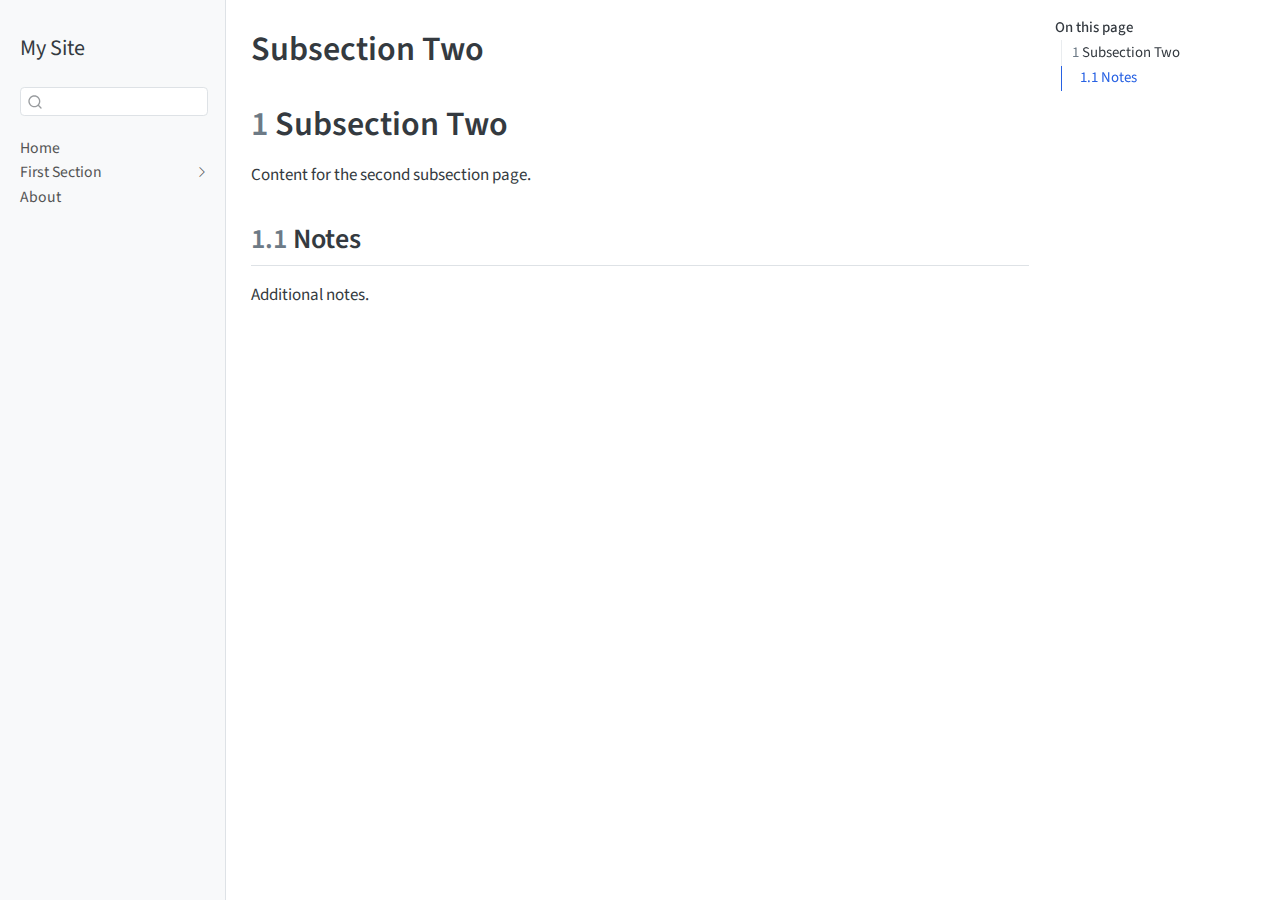
<file: introduction/sub2.html>
<!DOCTYPE html>
<html xmlns="http://www.w3.org/1999/xhtml" lang="en" xml:lang="en"><head>

<meta charset="utf-8">
<meta name="generator" content="quarto-1.6.40">

<meta name="viewport" content="width=device-width, initial-scale=1.0, user-scalable=yes">


<title>Subsection Two – My Site</title>
<style>
code{white-space: pre-wrap;}
span.smallcaps{font-variant: small-caps;}
div.columns{display: flex; gap: min(4vw, 1.5em);}
div.column{flex: auto; overflow-x: auto;}
div.hanging-indent{margin-left: 1.5em; text-indent: -1.5em;}
ul.task-list{list-style: none;}
ul.task-list li input[type="checkbox"] {
  width: 0.8em;
  margin: 0 0.8em 0.2em -1em; /* quarto-specific, see https://github.com/quarto-dev/quarto-cli/issues/4556 */ 
  vertical-align: middle;
}
</style>


<script src="../site_libs/quarto-nav/quarto-nav.js"></script>
<script src="../site_libs/quarto-nav/headroom.min.js"></script>
<script src="../site_libs/clipboard/clipboard.min.js"></script>
<script src="../site_libs/quarto-search/autocomplete.umd.js"></script>
<script src="../site_libs/quarto-search/fuse.min.js"></script>
<script src="../site_libs/quarto-search/quarto-search.js"></script>
<meta name="quarto:offset" content="../">
<script src="../site_libs/quarto-html/quarto.js"></script>
<script src="../site_libs/quarto-html/popper.min.js"></script>
<script src="../site_libs/quarto-html/tippy.umd.min.js"></script>
<script src="../site_libs/quarto-html/anchor.min.js"></script>
<link href="../site_libs/quarto-html/tippy.css" rel="stylesheet">
<link href="../site_libs/quarto-html/quarto-syntax-highlighting-549806ee2085284f45b00abea8c6df48.css" rel="stylesheet" id="quarto-text-highlighting-styles">
<script src="../site_libs/bootstrap/bootstrap.min.js"></script>
<link href="../site_libs/bootstrap/bootstrap-icons.css" rel="stylesheet">
<link href="../site_libs/bootstrap/bootstrap-2be10d9e998f81ff6e49e26833438aa5.min.css" rel="stylesheet" append-hash="true" id="quarto-bootstrap" data-mode="light">
<script id="quarto-search-options" type="application/json">{
  "location": "sidebar",
  "copy-button": false,
  "collapse-after": 3,
  "panel-placement": "start",
  "type": "textbox",
  "limit": 50,
  "keyboard-shortcut": [
    "f",
    "/",
    "s"
  ],
  "show-item-context": false,
  "language": {
    "search-no-results-text": "No results",
    "search-matching-documents-text": "matching documents",
    "search-copy-link-title": "Copy link to search",
    "search-hide-matches-text": "Hide additional matches",
    "search-more-match-text": "more match in this document",
    "search-more-matches-text": "more matches in this document",
    "search-clear-button-title": "Clear",
    "search-text-placeholder": "",
    "search-detached-cancel-button-title": "Cancel",
    "search-submit-button-title": "Submit",
    "search-label": "Search"
  }
}</script>


</head>

<body class="nav-sidebar docked">

<div id="quarto-search-results"></div>
  <header id="quarto-header" class="headroom fixed-top">
  <nav class="quarto-secondary-nav">
    <div class="container-fluid d-flex">
      <button type="button" class="quarto-btn-toggle btn" data-bs-toggle="collapse" role="button" data-bs-target=".quarto-sidebar-collapse-item" aria-controls="quarto-sidebar" aria-expanded="false" aria-label="Toggle sidebar navigation" onclick="if (window.quartoToggleHeadroom) { window.quartoToggleHeadroom(); }">
        <i class="bi bi-layout-text-sidebar-reverse"></i>
      </button>
        <nav class="quarto-page-breadcrumbs" aria-label="breadcrumb"><ol class="breadcrumb"><li class="breadcrumb-item">
      My Site
      </li></ol></nav>
        <a class="flex-grow-1" role="navigation" data-bs-toggle="collapse" data-bs-target=".quarto-sidebar-collapse-item" aria-controls="quarto-sidebar" aria-expanded="false" aria-label="Toggle sidebar navigation" onclick="if (window.quartoToggleHeadroom) { window.quartoToggleHeadroom(); }">      
        </a>
      <button type="button" class="btn quarto-search-button" aria-label="Search" onclick="window.quartoOpenSearch();">
        <i class="bi bi-search"></i>
      </button>
    </div>
  </nav>
</header>
<!-- content -->
<div id="quarto-content" class="quarto-container page-columns page-rows-contents page-layout-article">
<!-- sidebar -->
  <nav id="quarto-sidebar" class="sidebar collapse collapse-horizontal quarto-sidebar-collapse-item sidebar-navigation docked overflow-auto">
    <div class="pt-lg-2 mt-2 text-left sidebar-header">
    <div class="sidebar-title mb-0 py-0">
      <a href="../">My Site</a> 
    </div>
      </div>
        <div class="mt-2 flex-shrink-0 align-items-center">
        <div class="sidebar-search">
        <div id="quarto-search" class="" title="Search"></div>
        </div>
        </div>
    <div class="sidebar-menu-container"> 
    <ul class="list-unstyled mt-1">
        <li class="sidebar-item">
  <div class="sidebar-item-container"> 
  <a href="../index.html" class="sidebar-item-text sidebar-link">
 <span class="menu-text">Home</span></a>
  </div>
</li>
        <li class="sidebar-item sidebar-item-section">
      <div class="sidebar-item-container"> 
            <a class="sidebar-item-text sidebar-link text-start collapsed" data-bs-toggle="collapse" data-bs-target="#quarto-sidebar-section-1" role="navigation" aria-expanded="false">
 <span class="menu-text">First Section</span></a>
          <a class="sidebar-item-toggle text-start collapsed" data-bs-toggle="collapse" data-bs-target="#quarto-sidebar-section-1" role="navigation" aria-expanded="false" aria-label="Toggle section">
            <i class="bi bi-chevron-right ms-2"></i>
          </a> 
      </div>
      <ul id="quarto-sidebar-section-1" class="collapse list-unstyled sidebar-section depth1 ">  
          <li class="sidebar-item">
 <span class="menu-text">first/index.qmd</span>
  </li>
          <li class="sidebar-item">
 <span class="menu-text">first/sub1.qmd</span>
  </li>
          <li class="sidebar-item">
 <span class="menu-text">first/sub2.qmd</span>
  </li>
      </ul>
  </li>
        <li class="sidebar-item">
  <div class="sidebar-item-container"> 
  <a href="../about.html" class="sidebar-item-text sidebar-link">
 <span class="menu-text">About</span></a>
  </div>
</li>
    </ul>
    </div>
</nav>
<div id="quarto-sidebar-glass" class="quarto-sidebar-collapse-item" data-bs-toggle="collapse" data-bs-target=".quarto-sidebar-collapse-item"></div>
<!-- margin-sidebar -->
    <div id="quarto-margin-sidebar" class="sidebar margin-sidebar">
        <nav id="TOC" role="doc-toc" class="toc-active">
    <h2 id="toc-title">On this page</h2>
   
  <ul>
  <li><a href="#subsection-two" id="toc-subsection-two" class="nav-link active" data-scroll-target="#subsection-two"><span class="header-section-number">1</span> Subsection Two</a>
  <ul class="collapse">
  <li><a href="#notes" id="toc-notes" class="nav-link" data-scroll-target="#notes"><span class="header-section-number">1.1</span> Notes</a></li>
  </ul></li>
  </ul>
</nav>
    </div>
<!-- main -->
<main class="content" id="quarto-document-content">

<header id="title-block-header" class="quarto-title-block default">
<div class="quarto-title">
<h1 class="title">Subsection Two</h1>
</div>



<div class="quarto-title-meta">

    
  
    
  </div>
  


</header>


<section id="subsection-two" class="level1" data-number="1">
<h1 data-number="1"><span class="header-section-number">1</span> Subsection Two</h1>
<p>Content for the second subsection page.</p>
<section id="notes" class="level2" data-number="1.1">
<h2 data-number="1.1" class="anchored" data-anchor-id="notes"><span class="header-section-number">1.1</span> Notes</h2>
<p>Additional notes.</p>


</section>
</section>

</main> <!-- /main -->
<script id="quarto-html-after-body" type="application/javascript">
window.document.addEventListener("DOMContentLoaded", function (event) {
  const toggleBodyColorMode = (bsSheetEl) => {
    const mode = bsSheetEl.getAttribute("data-mode");
    const bodyEl = window.document.querySelector("body");
    if (mode === "dark") {
      bodyEl.classList.add("quarto-dark");
      bodyEl.classList.remove("quarto-light");
    } else {
      bodyEl.classList.add("quarto-light");
      bodyEl.classList.remove("quarto-dark");
    }
  }
  const toggleBodyColorPrimary = () => {
    const bsSheetEl = window.document.querySelector("link#quarto-bootstrap");
    if (bsSheetEl) {
      toggleBodyColorMode(bsSheetEl);
    }
  }
  toggleBodyColorPrimary();  
  const icon = "";
  const anchorJS = new window.AnchorJS();
  anchorJS.options = {
    placement: 'right',
    icon: icon
  };
  anchorJS.add('.anchored');
  const isCodeAnnotation = (el) => {
    for (const clz of el.classList) {
      if (clz.startsWith('code-annotation-')) {                     
        return true;
      }
    }
    return false;
  }
  const onCopySuccess = function(e) {
    // button target
    const button = e.trigger;
    // don't keep focus
    button.blur();
    // flash "checked"
    button.classList.add('code-copy-button-checked');
    var currentTitle = button.getAttribute("title");
    button.setAttribute("title", "Copied!");
    let tooltip;
    if (window.bootstrap) {
      button.setAttribute("data-bs-toggle", "tooltip");
      button.setAttribute("data-bs-placement", "left");
      button.setAttribute("data-bs-title", "Copied!");
      tooltip = new bootstrap.Tooltip(button, 
        { trigger: "manual", 
          customClass: "code-copy-button-tooltip",
          offset: [0, -8]});
      tooltip.show();    
    }
    setTimeout(function() {
      if (tooltip) {
        tooltip.hide();
        button.removeAttribute("data-bs-title");
        button.removeAttribute("data-bs-toggle");
        button.removeAttribute("data-bs-placement");
      }
      button.setAttribute("title", currentTitle);
      button.classList.remove('code-copy-button-checked');
    }, 1000);
    // clear code selection
    e.clearSelection();
  }
  const getTextToCopy = function(trigger) {
      const codeEl = trigger.previousElementSibling.cloneNode(true);
      for (const childEl of codeEl.children) {
        if (isCodeAnnotation(childEl)) {
          childEl.remove();
        }
      }
      return codeEl.innerText;
  }
  const clipboard = new window.ClipboardJS('.code-copy-button:not([data-in-quarto-modal])', {
    text: getTextToCopy
  });
  clipboard.on('success', onCopySuccess);
  if (window.document.getElementById('quarto-embedded-source-code-modal')) {
    const clipboardModal = new window.ClipboardJS('.code-copy-button[data-in-quarto-modal]', {
      text: getTextToCopy,
      container: window.document.getElementById('quarto-embedded-source-code-modal')
    });
    clipboardModal.on('success', onCopySuccess);
  }
    var localhostRegex = new RegExp(/^(?:http|https):\/\/localhost\:?[0-9]*\//);
    var mailtoRegex = new RegExp(/^mailto:/);
      var filterRegex = new RegExp("https:\/\/CityModellingLab\.github\.io\/Introduction_SAE\/");
    var isInternal = (href) => {
        return filterRegex.test(href) || localhostRegex.test(href) || mailtoRegex.test(href);
    }
    // Inspect non-navigation links and adorn them if external
 	var links = window.document.querySelectorAll('a[href]:not(.nav-link):not(.navbar-brand):not(.toc-action):not(.sidebar-link):not(.sidebar-item-toggle):not(.pagination-link):not(.no-external):not([aria-hidden]):not(.dropdown-item):not(.quarto-navigation-tool):not(.about-link)');
    for (var i=0; i<links.length; i++) {
      const link = links[i];
      if (!isInternal(link.href)) {
        // undo the damage that might have been done by quarto-nav.js in the case of
        // links that we want to consider external
        if (link.dataset.originalHref !== undefined) {
          link.href = link.dataset.originalHref;
        }
      }
    }
  function tippyHover(el, contentFn, onTriggerFn, onUntriggerFn) {
    const config = {
      allowHTML: true,
      maxWidth: 500,
      delay: 100,
      arrow: false,
      appendTo: function(el) {
          return el.parentElement;
      },
      interactive: true,
      interactiveBorder: 10,
      theme: 'quarto',
      placement: 'bottom-start',
    };
    if (contentFn) {
      config.content = contentFn;
    }
    if (onTriggerFn) {
      config.onTrigger = onTriggerFn;
    }
    if (onUntriggerFn) {
      config.onUntrigger = onUntriggerFn;
    }
    window.tippy(el, config); 
  }
  const noterefs = window.document.querySelectorAll('a[role="doc-noteref"]');
  for (var i=0; i<noterefs.length; i++) {
    const ref = noterefs[i];
    tippyHover(ref, function() {
      // use id or data attribute instead here
      let href = ref.getAttribute('data-footnote-href') || ref.getAttribute('href');
      try { href = new URL(href).hash; } catch {}
      const id = href.replace(/^#\/?/, "");
      const note = window.document.getElementById(id);
      if (note) {
        return note.innerHTML;
      } else {
        return "";
      }
    });
  }
  const xrefs = window.document.querySelectorAll('a.quarto-xref');
  const processXRef = (id, note) => {
    // Strip column container classes
    const stripColumnClz = (el) => {
      el.classList.remove("page-full", "page-columns");
      if (el.children) {
        for (const child of el.children) {
          stripColumnClz(child);
        }
      }
    }
    stripColumnClz(note)
    if (id === null || id.startsWith('sec-')) {
      // Special case sections, only their first couple elements
      const container = document.createElement("div");
      if (note.children && note.children.length > 2) {
        container.appendChild(note.children[0].cloneNode(true));
        for (let i = 1; i < note.children.length; i++) {
          const child = note.children[i];
          if (child.tagName === "P" && child.innerText === "") {
            continue;
          } else {
            container.appendChild(child.cloneNode(true));
            break;
          }
        }
        if (window.Quarto?.typesetMath) {
          window.Quarto.typesetMath(container);
        }
        return container.innerHTML
      } else {
        if (window.Quarto?.typesetMath) {
          window.Quarto.typesetMath(note);
        }
        return note.innerHTML;
      }
    } else {
      // Remove any anchor links if they are present
      const anchorLink = note.querySelector('a.anchorjs-link');
      if (anchorLink) {
        anchorLink.remove();
      }
      if (window.Quarto?.typesetMath) {
        window.Quarto.typesetMath(note);
      }
      if (note.classList.contains("callout")) {
        return note.outerHTML;
      } else {
        return note.innerHTML;
      }
    }
  }
  for (var i=0; i<xrefs.length; i++) {
    const xref = xrefs[i];
    tippyHover(xref, undefined, function(instance) {
      instance.disable();
      let url = xref.getAttribute('href');
      let hash = undefined; 
      if (url.startsWith('#')) {
        hash = url;
      } else {
        try { hash = new URL(url).hash; } catch {}
      }
      if (hash) {
        const id = hash.replace(/^#\/?/, "");
        const note = window.document.getElementById(id);
        if (note !== null) {
          try {
            const html = processXRef(id, note.cloneNode(true));
            instance.setContent(html);
          } finally {
            instance.enable();
            instance.show();
          }
        } else {
          // See if we can fetch this
          fetch(url.split('#')[0])
          .then(res => res.text())
          .then(html => {
            const parser = new DOMParser();
            const htmlDoc = parser.parseFromString(html, "text/html");
            const note = htmlDoc.getElementById(id);
            if (note !== null) {
              const html = processXRef(id, note);
              instance.setContent(html);
            } 
          }).finally(() => {
            instance.enable();
            instance.show();
          });
        }
      } else {
        // See if we can fetch a full url (with no hash to target)
        // This is a special case and we should probably do some content thinning / targeting
        fetch(url)
        .then(res => res.text())
        .then(html => {
          const parser = new DOMParser();
          const htmlDoc = parser.parseFromString(html, "text/html");
          const note = htmlDoc.querySelector('main.content');
          if (note !== null) {
            // This should only happen for chapter cross references
            // (since there is no id in the URL)
            // remove the first header
            if (note.children.length > 0 && note.children[0].tagName === "HEADER") {
              note.children[0].remove();
            }
            const html = processXRef(null, note);
            instance.setContent(html);
          } 
        }).finally(() => {
          instance.enable();
          instance.show();
        });
      }
    }, function(instance) {
    });
  }
      let selectedAnnoteEl;
      const selectorForAnnotation = ( cell, annotation) => {
        let cellAttr = 'data-code-cell="' + cell + '"';
        let lineAttr = 'data-code-annotation="' +  annotation + '"';
        const selector = 'span[' + cellAttr + '][' + lineAttr + ']';
        return selector;
      }
      const selectCodeLines = (annoteEl) => {
        const doc = window.document;
        const targetCell = annoteEl.getAttribute("data-target-cell");
        const targetAnnotation = annoteEl.getAttribute("data-target-annotation");
        const annoteSpan = window.document.querySelector(selectorForAnnotation(targetCell, targetAnnotation));
        const lines = annoteSpan.getAttribute("data-code-lines").split(",");
        const lineIds = lines.map((line) => {
          return targetCell + "-" + line;
        })
        let top = null;
        let height = null;
        let parent = null;
        if (lineIds.length > 0) {
            //compute the position of the single el (top and bottom and make a div)
            const el = window.document.getElementById(lineIds[0]);
            top = el.offsetTop;
            height = el.offsetHeight;
            parent = el.parentElement.parentElement;
          if (lineIds.length > 1) {
            const lastEl = window.document.getElementById(lineIds[lineIds.length - 1]);
            const bottom = lastEl.offsetTop + lastEl.offsetHeight;
            height = bottom - top;
          }
          if (top !== null && height !== null && parent !== null) {
            // cook up a div (if necessary) and position it 
            let div = window.document.getElementById("code-annotation-line-highlight");
            if (div === null) {
              div = window.document.createElement("div");
              div.setAttribute("id", "code-annotation-line-highlight");
              div.style.position = 'absolute';
              parent.appendChild(div);
            }
            div.style.top = top - 2 + "px";
            div.style.height = height + 4 + "px";
            div.style.left = 0;
            let gutterDiv = window.document.getElementById("code-annotation-line-highlight-gutter");
            if (gutterDiv === null) {
              gutterDiv = window.document.createElement("div");
              gutterDiv.setAttribute("id", "code-annotation-line-highlight-gutter");
              gutterDiv.style.position = 'absolute';
              const codeCell = window.document.getElementById(targetCell);
              const gutter = codeCell.querySelector('.code-annotation-gutter');
              gutter.appendChild(gutterDiv);
            }
            gutterDiv.style.top = top - 2 + "px";
            gutterDiv.style.height = height + 4 + "px";
          }
          selectedAnnoteEl = annoteEl;
        }
      };
      const unselectCodeLines = () => {
        const elementsIds = ["code-annotation-line-highlight", "code-annotation-line-highlight-gutter"];
        elementsIds.forEach((elId) => {
          const div = window.document.getElementById(elId);
          if (div) {
            div.remove();
          }
        });
        selectedAnnoteEl = undefined;
      };
        // Handle positioning of the toggle
    window.addEventListener(
      "resize",
      throttle(() => {
        elRect = undefined;
        if (selectedAnnoteEl) {
          selectCodeLines(selectedAnnoteEl);
        }
      }, 10)
    );
    function throttle(fn, ms) {
    let throttle = false;
    let timer;
      return (...args) => {
        if(!throttle) { // first call gets through
            fn.apply(this, args);
            throttle = true;
        } else { // all the others get throttled
            if(timer) clearTimeout(timer); // cancel #2
            timer = setTimeout(() => {
              fn.apply(this, args);
              timer = throttle = false;
            }, ms);
        }
      };
    }
      // Attach click handler to the DT
      const annoteDls = window.document.querySelectorAll('dt[data-target-cell]');
      for (const annoteDlNode of annoteDls) {
        annoteDlNode.addEventListener('click', (event) => {
          const clickedEl = event.target;
          if (clickedEl !== selectedAnnoteEl) {
            unselectCodeLines();
            const activeEl = window.document.querySelector('dt[data-target-cell].code-annotation-active');
            if (activeEl) {
              activeEl.classList.remove('code-annotation-active');
            }
            selectCodeLines(clickedEl);
            clickedEl.classList.add('code-annotation-active');
          } else {
            // Unselect the line
            unselectCodeLines();
            clickedEl.classList.remove('code-annotation-active');
          }
        });
      }
  const findCites = (el) => {
    const parentEl = el.parentElement;
    if (parentEl) {
      const cites = parentEl.dataset.cites;
      if (cites) {
        return {
          el,
          cites: cites.split(' ')
        };
      } else {
        return findCites(el.parentElement)
      }
    } else {
      return undefined;
    }
  };
  var bibliorefs = window.document.querySelectorAll('a[role="doc-biblioref"]');
  for (var i=0; i<bibliorefs.length; i++) {
    const ref = bibliorefs[i];
    const citeInfo = findCites(ref);
    if (citeInfo) {
      tippyHover(citeInfo.el, function() {
        var popup = window.document.createElement('div');
        citeInfo.cites.forEach(function(cite) {
          var citeDiv = window.document.createElement('div');
          citeDiv.classList.add('hanging-indent');
          citeDiv.classList.add('csl-entry');
          var biblioDiv = window.document.getElementById('ref-' + cite);
          if (biblioDiv) {
            citeDiv.innerHTML = biblioDiv.innerHTML;
          }
          popup.appendChild(citeDiv);
        });
        return popup.innerHTML;
      });
    }
  }
});
</script>
</div> <!-- /content -->




</body></html>
</file>
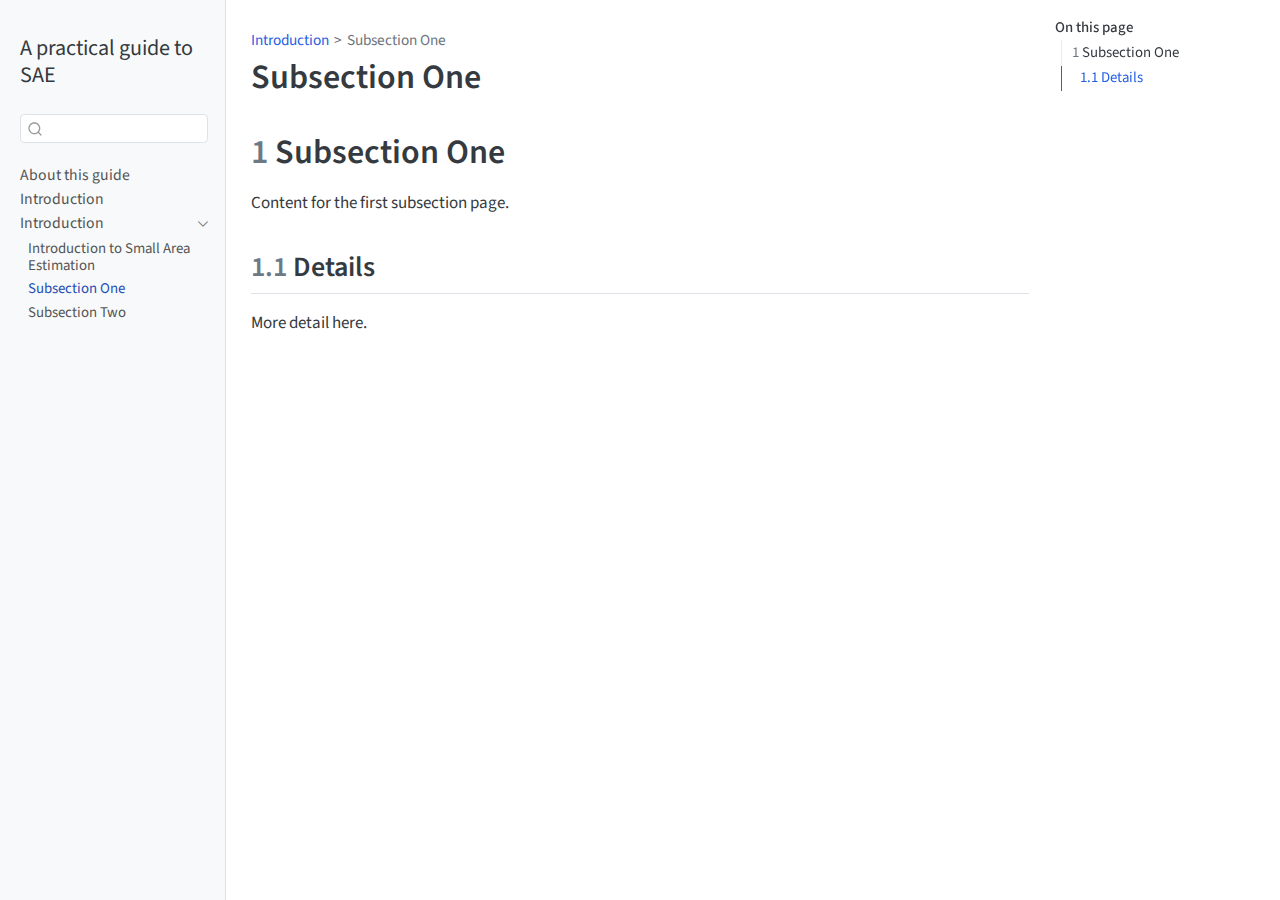
<file: docs/introduction/sub1.html>
<!DOCTYPE html>
<html xmlns="http://www.w3.org/1999/xhtml" lang="en" xml:lang="en"><head>

<meta charset="utf-8">
<meta name="generator" content="quarto-1.6.40">

<meta name="viewport" content="width=device-width, initial-scale=1.0, user-scalable=yes">


<title>Subsection One – A practical guide to SAE</title>
<style>
code{white-space: pre-wrap;}
span.smallcaps{font-variant: small-caps;}
div.columns{display: flex; gap: min(4vw, 1.5em);}
div.column{flex: auto; overflow-x: auto;}
div.hanging-indent{margin-left: 1.5em; text-indent: -1.5em;}
ul.task-list{list-style: none;}
ul.task-list li input[type="checkbox"] {
  width: 0.8em;
  margin: 0 0.8em 0.2em -1em; /* quarto-specific, see https://github.com/quarto-dev/quarto-cli/issues/4556 */ 
  vertical-align: middle;
}
</style>


<script src="../site_libs/quarto-nav/quarto-nav.js"></script>
<script src="../site_libs/quarto-nav/headroom.min.js"></script>
<script src="../site_libs/clipboard/clipboard.min.js"></script>
<script src="../site_libs/quarto-search/autocomplete.umd.js"></script>
<script src="../site_libs/quarto-search/fuse.min.js"></script>
<script src="../site_libs/quarto-search/quarto-search.js"></script>
<meta name="quarto:offset" content="../">
<script src="../site_libs/quarto-html/quarto.js"></script>
<script src="../site_libs/quarto-html/popper.min.js"></script>
<script src="../site_libs/quarto-html/tippy.umd.min.js"></script>
<script src="../site_libs/quarto-html/anchor.min.js"></script>
<link href="../site_libs/quarto-html/tippy.css" rel="stylesheet">
<link href="../site_libs/quarto-html/quarto-syntax-highlighting-549806ee2085284f45b00abea8c6df48.css" rel="stylesheet" id="quarto-text-highlighting-styles">
<script src="../site_libs/bootstrap/bootstrap.min.js"></script>
<link href="../site_libs/bootstrap/bootstrap-icons.css" rel="stylesheet">
<link href="../site_libs/bootstrap/bootstrap-2be10d9e998f81ff6e49e26833438aa5.min.css" rel="stylesheet" append-hash="true" id="quarto-bootstrap" data-mode="light">
<script id="quarto-search-options" type="application/json">{
  "location": "sidebar",
  "copy-button": false,
  "collapse-after": 3,
  "panel-placement": "start",
  "type": "textbox",
  "limit": 50,
  "keyboard-shortcut": [
    "f",
    "/",
    "s"
  ],
  "show-item-context": false,
  "language": {
    "search-no-results-text": "No results",
    "search-matching-documents-text": "matching documents",
    "search-copy-link-title": "Copy link to search",
    "search-hide-matches-text": "Hide additional matches",
    "search-more-match-text": "more match in this document",
    "search-more-matches-text": "more matches in this document",
    "search-clear-button-title": "Clear",
    "search-text-placeholder": "",
    "search-detached-cancel-button-title": "Cancel",
    "search-submit-button-title": "Submit",
    "search-label": "Search"
  }
}</script>


<link rel="stylesheet" href="../styles.css">
</head>

<body class="nav-sidebar docked">

<div id="quarto-search-results"></div>
  <header id="quarto-header" class="headroom fixed-top">
  <nav class="quarto-secondary-nav">
    <div class="container-fluid d-flex">
      <button type="button" class="quarto-btn-toggle btn" data-bs-toggle="collapse" role="button" data-bs-target=".quarto-sidebar-collapse-item" aria-controls="quarto-sidebar" aria-expanded="false" aria-label="Toggle sidebar navigation" onclick="if (window.quartoToggleHeadroom) { window.quartoToggleHeadroom(); }">
        <i class="bi bi-layout-text-sidebar-reverse"></i>
      </button>
        <nav class="quarto-page-breadcrumbs" aria-label="breadcrumb"><ol class="breadcrumb"><li class="breadcrumb-item"><a href="../introduction/index.html">Introduction</a></li><li class="breadcrumb-item"><a href="../introduction/sub1.html">Subsection One</a></li></ol></nav>
        <a class="flex-grow-1" role="navigation" data-bs-toggle="collapse" data-bs-target=".quarto-sidebar-collapse-item" aria-controls="quarto-sidebar" aria-expanded="false" aria-label="Toggle sidebar navigation" onclick="if (window.quartoToggleHeadroom) { window.quartoToggleHeadroom(); }">      
        </a>
      <button type="button" class="btn quarto-search-button" aria-label="Search" onclick="window.quartoOpenSearch();">
        <i class="bi bi-search"></i>
      </button>
    </div>
  </nav>
</header>
<!-- content -->
<div id="quarto-content" class="quarto-container page-columns page-rows-contents page-layout-article">
<!-- sidebar -->
  <nav id="quarto-sidebar" class="sidebar collapse collapse-horizontal quarto-sidebar-collapse-item sidebar-navigation docked overflow-auto">
    <div class="pt-lg-2 mt-2 text-left sidebar-header">
    <div class="sidebar-title mb-0 py-0">
      <a href="../">A practical guide to SAE</a> 
    </div>
      </div>
        <div class="mt-2 flex-shrink-0 align-items-center">
        <div class="sidebar-search">
        <div id="quarto-search" class="" title="Search"></div>
        </div>
        </div>
    <div class="sidebar-menu-container"> 
    <ul class="list-unstyled mt-1">
        <li class="sidebar-item">
  <div class="sidebar-item-container"> 
  <a href="../about.html" class="sidebar-item-text sidebar-link">
 <span class="menu-text">About this guide</span></a>
  </div>
</li>
        <li class="sidebar-item">
  <div class="sidebar-item-container"> 
  <a href="../index.html" class="sidebar-item-text sidebar-link">
 <span class="menu-text">Introduction</span></a>
  </div>
</li>
        <li class="sidebar-item sidebar-item-section">
      <div class="sidebar-item-container"> 
            <a class="sidebar-item-text sidebar-link text-start" data-bs-toggle="collapse" data-bs-target="#quarto-sidebar-section-1" role="navigation" aria-expanded="true">
 <span class="menu-text">Introduction</span></a>
          <a class="sidebar-item-toggle text-start" data-bs-toggle="collapse" data-bs-target="#quarto-sidebar-section-1" role="navigation" aria-expanded="true" aria-label="Toggle section">
            <i class="bi bi-chevron-right ms-2"></i>
          </a> 
      </div>
      <ul id="quarto-sidebar-section-1" class="collapse list-unstyled sidebar-section depth1 show">  
          <li class="sidebar-item">
  <div class="sidebar-item-container"> 
  <a href="../introduction/index.html" class="sidebar-item-text sidebar-link">
 <span class="menu-text">Introduction to Small Area Estimation</span></a>
  </div>
</li>
          <li class="sidebar-item">
  <div class="sidebar-item-container"> 
  <a href="../introduction/sub1.html" class="sidebar-item-text sidebar-link active">
 <span class="menu-text">Subsection One</span></a>
  </div>
</li>
          <li class="sidebar-item">
  <div class="sidebar-item-container"> 
  <a href="../introduction/sub2.html" class="sidebar-item-text sidebar-link">
 <span class="menu-text">Subsection Two</span></a>
  </div>
</li>
      </ul>
  </li>
    </ul>
    </div>
</nav>
<div id="quarto-sidebar-glass" class="quarto-sidebar-collapse-item" data-bs-toggle="collapse" data-bs-target=".quarto-sidebar-collapse-item"></div>
<!-- margin-sidebar -->
    <div id="quarto-margin-sidebar" class="sidebar margin-sidebar">
        <nav id="TOC" role="doc-toc" class="toc-active">
    <h2 id="toc-title">On this page</h2>
   
  <ul>
  <li><a href="#subsection-one" id="toc-subsection-one" class="nav-link active" data-scroll-target="#subsection-one"><span class="header-section-number">1</span> Subsection One</a>
  <ul class="collapse">
  <li><a href="#details" id="toc-details" class="nav-link" data-scroll-target="#details"><span class="header-section-number">1.1</span> Details</a></li>
  </ul></li>
  </ul>
</nav>
    </div>
<!-- main -->
<main class="content" id="quarto-document-content">

<header id="title-block-header" class="quarto-title-block default"><nav class="quarto-page-breadcrumbs quarto-title-breadcrumbs d-none d-lg-block" aria-label="breadcrumb"><ol class="breadcrumb"><li class="breadcrumb-item"><a href="../introduction/index.html">Introduction</a></li><li class="breadcrumb-item"><a href="../introduction/sub1.html">Subsection One</a></li></ol></nav>
<div class="quarto-title">
<h1 class="title">Subsection One</h1>
</div>



<div class="quarto-title-meta">

    
  
    
  </div>
  


</header>


<section id="subsection-one" class="level1" data-number="1">
<h1 data-number="1"><span class="header-section-number">1</span> Subsection One</h1>
<p>Content for the first subsection page.</p>
<section id="details" class="level2" data-number="1.1">
<h2 data-number="1.1" class="anchored" data-anchor-id="details"><span class="header-section-number">1.1</span> Details</h2>
<p>More detail here.</p>


</section>
</section>

</main> <!-- /main -->
<script id="quarto-html-after-body" type="application/javascript">
window.document.addEventListener("DOMContentLoaded", function (event) {
  const toggleBodyColorMode = (bsSheetEl) => {
    const mode = bsSheetEl.getAttribute("data-mode");
    const bodyEl = window.document.querySelector("body");
    if (mode === "dark") {
      bodyEl.classList.add("quarto-dark");
      bodyEl.classList.remove("quarto-light");
    } else {
      bodyEl.classList.add("quarto-light");
      bodyEl.classList.remove("quarto-dark");
    }
  }
  const toggleBodyColorPrimary = () => {
    const bsSheetEl = window.document.querySelector("link#quarto-bootstrap");
    if (bsSheetEl) {
      toggleBodyColorMode(bsSheetEl);
    }
  }
  toggleBodyColorPrimary();  
  const icon = "";
  const anchorJS = new window.AnchorJS();
  anchorJS.options = {
    placement: 'right',
    icon: icon
  };
  anchorJS.add('.anchored');
  const isCodeAnnotation = (el) => {
    for (const clz of el.classList) {
      if (clz.startsWith('code-annotation-')) {                     
        return true;
      }
    }
    return false;
  }
  const onCopySuccess = function(e) {
    // button target
    const button = e.trigger;
    // don't keep focus
    button.blur();
    // flash "checked"
    button.classList.add('code-copy-button-checked');
    var currentTitle = button.getAttribute("title");
    button.setAttribute("title", "Copied!");
    let tooltip;
    if (window.bootstrap) {
      button.setAttribute("data-bs-toggle", "tooltip");
      button.setAttribute("data-bs-placement", "left");
      button.setAttribute("data-bs-title", "Copied!");
      tooltip = new bootstrap.Tooltip(button, 
        { trigger: "manual", 
          customClass: "code-copy-button-tooltip",
          offset: [0, -8]});
      tooltip.show();    
    }
    setTimeout(function() {
      if (tooltip) {
        tooltip.hide();
        button.removeAttribute("data-bs-title");
        button.removeAttribute("data-bs-toggle");
        button.removeAttribute("data-bs-placement");
      }
      button.setAttribute("title", currentTitle);
      button.classList.remove('code-copy-button-checked');
    }, 1000);
    // clear code selection
    e.clearSelection();
  }
  const getTextToCopy = function(trigger) {
      const codeEl = trigger.previousElementSibling.cloneNode(true);
      for (const childEl of codeEl.children) {
        if (isCodeAnnotation(childEl)) {
          childEl.remove();
        }
      }
      return codeEl.innerText;
  }
  const clipboard = new window.ClipboardJS('.code-copy-button:not([data-in-quarto-modal])', {
    text: getTextToCopy
  });
  clipboard.on('success', onCopySuccess);
  if (window.document.getElementById('quarto-embedded-source-code-modal')) {
    const clipboardModal = new window.ClipboardJS('.code-copy-button[data-in-quarto-modal]', {
      text: getTextToCopy,
      container: window.document.getElementById('quarto-embedded-source-code-modal')
    });
    clipboardModal.on('success', onCopySuccess);
  }
    var localhostRegex = new RegExp(/^(?:http|https):\/\/localhost\:?[0-9]*\//);
    var mailtoRegex = new RegExp(/^mailto:/);
      var filterRegex = new RegExp('/' + window.location.host + '/');
    var isInternal = (href) => {
        return filterRegex.test(href) || localhostRegex.test(href) || mailtoRegex.test(href);
    }
    // Inspect non-navigation links and adorn them if external
 	var links = window.document.querySelectorAll('a[href]:not(.nav-link):not(.navbar-brand):not(.toc-action):not(.sidebar-link):not(.sidebar-item-toggle):not(.pagination-link):not(.no-external):not([aria-hidden]):not(.dropdown-item):not(.quarto-navigation-tool):not(.about-link)');
    for (var i=0; i<links.length; i++) {
      const link = links[i];
      if (!isInternal(link.href)) {
        // undo the damage that might have been done by quarto-nav.js in the case of
        // links that we want to consider external
        if (link.dataset.originalHref !== undefined) {
          link.href = link.dataset.originalHref;
        }
      }
    }
  function tippyHover(el, contentFn, onTriggerFn, onUntriggerFn) {
    const config = {
      allowHTML: true,
      maxWidth: 500,
      delay: 100,
      arrow: false,
      appendTo: function(el) {
          return el.parentElement;
      },
      interactive: true,
      interactiveBorder: 10,
      theme: 'quarto',
      placement: 'bottom-start',
    };
    if (contentFn) {
      config.content = contentFn;
    }
    if (onTriggerFn) {
      config.onTrigger = onTriggerFn;
    }
    if (onUntriggerFn) {
      config.onUntrigger = onUntriggerFn;
    }
    window.tippy(el, config); 
  }
  const noterefs = window.document.querySelectorAll('a[role="doc-noteref"]');
  for (var i=0; i<noterefs.length; i++) {
    const ref = noterefs[i];
    tippyHover(ref, function() {
      // use id or data attribute instead here
      let href = ref.getAttribute('data-footnote-href') || ref.getAttribute('href');
      try { href = new URL(href).hash; } catch {}
      const id = href.replace(/^#\/?/, "");
      const note = window.document.getElementById(id);
      if (note) {
        return note.innerHTML;
      } else {
        return "";
      }
    });
  }
  const xrefs = window.document.querySelectorAll('a.quarto-xref');
  const processXRef = (id, note) => {
    // Strip column container classes
    const stripColumnClz = (el) => {
      el.classList.remove("page-full", "page-columns");
      if (el.children) {
        for (const child of el.children) {
          stripColumnClz(child);
        }
      }
    }
    stripColumnClz(note)
    if (id === null || id.startsWith('sec-')) {
      // Special case sections, only their first couple elements
      const container = document.createElement("div");
      if (note.children && note.children.length > 2) {
        container.appendChild(note.children[0].cloneNode(true));
        for (let i = 1; i < note.children.length; i++) {
          const child = note.children[i];
          if (child.tagName === "P" && child.innerText === "") {
            continue;
          } else {
            container.appendChild(child.cloneNode(true));
            break;
          }
        }
        if (window.Quarto?.typesetMath) {
          window.Quarto.typesetMath(container);
        }
        return container.innerHTML
      } else {
        if (window.Quarto?.typesetMath) {
          window.Quarto.typesetMath(note);
        }
        return note.innerHTML;
      }
    } else {
      // Remove any anchor links if they are present
      const anchorLink = note.querySelector('a.anchorjs-link');
      if (anchorLink) {
        anchorLink.remove();
      }
      if (window.Quarto?.typesetMath) {
        window.Quarto.typesetMath(note);
      }
      if (note.classList.contains("callout")) {
        return note.outerHTML;
      } else {
        return note.innerHTML;
      }
    }
  }
  for (var i=0; i<xrefs.length; i++) {
    const xref = xrefs[i];
    tippyHover(xref, undefined, function(instance) {
      instance.disable();
      let url = xref.getAttribute('href');
      let hash = undefined; 
      if (url.startsWith('#')) {
        hash = url;
      } else {
        try { hash = new URL(url).hash; } catch {}
      }
      if (hash) {
        const id = hash.replace(/^#\/?/, "");
        const note = window.document.getElementById(id);
        if (note !== null) {
          try {
            const html = processXRef(id, note.cloneNode(true));
            instance.setContent(html);
          } finally {
            instance.enable();
            instance.show();
          }
        } else {
          // See if we can fetch this
          fetch(url.split('#')[0])
          .then(res => res.text())
          .then(html => {
            const parser = new DOMParser();
            const htmlDoc = parser.parseFromString(html, "text/html");
            const note = htmlDoc.getElementById(id);
            if (note !== null) {
              const html = processXRef(id, note);
              instance.setContent(html);
            } 
          }).finally(() => {
            instance.enable();
            instance.show();
          });
        }
      } else {
        // See if we can fetch a full url (with no hash to target)
        // This is a special case and we should probably do some content thinning / targeting
        fetch(url)
        .then(res => res.text())
        .then(html => {
          const parser = new DOMParser();
          const htmlDoc = parser.parseFromString(html, "text/html");
          const note = htmlDoc.querySelector('main.content');
          if (note !== null) {
            // This should only happen for chapter cross references
            // (since there is no id in the URL)
            // remove the first header
            if (note.children.length > 0 && note.children[0].tagName === "HEADER") {
              note.children[0].remove();
            }
            const html = processXRef(null, note);
            instance.setContent(html);
          } 
        }).finally(() => {
          instance.enable();
          instance.show();
        });
      }
    }, function(instance) {
    });
  }
      let selectedAnnoteEl;
      const selectorForAnnotation = ( cell, annotation) => {
        let cellAttr = 'data-code-cell="' + cell + '"';
        let lineAttr = 'data-code-annotation="' +  annotation + '"';
        const selector = 'span[' + cellAttr + '][' + lineAttr + ']';
        return selector;
      }
      const selectCodeLines = (annoteEl) => {
        const doc = window.document;
        const targetCell = annoteEl.getAttribute("data-target-cell");
        const targetAnnotation = annoteEl.getAttribute("data-target-annotation");
        const annoteSpan = window.document.querySelector(selectorForAnnotation(targetCell, targetAnnotation));
        const lines = annoteSpan.getAttribute("data-code-lines").split(",");
        const lineIds = lines.map((line) => {
          return targetCell + "-" + line;
        })
        let top = null;
        let height = null;
        let parent = null;
        if (lineIds.length > 0) {
            //compute the position of the single el (top and bottom and make a div)
            const el = window.document.getElementById(lineIds[0]);
            top = el.offsetTop;
            height = el.offsetHeight;
            parent = el.parentElement.parentElement;
          if (lineIds.length > 1) {
            const lastEl = window.document.getElementById(lineIds[lineIds.length - 1]);
            const bottom = lastEl.offsetTop + lastEl.offsetHeight;
            height = bottom - top;
          }
          if (top !== null && height !== null && parent !== null) {
            // cook up a div (if necessary) and position it 
            let div = window.document.getElementById("code-annotation-line-highlight");
            if (div === null) {
              div = window.document.createElement("div");
              div.setAttribute("id", "code-annotation-line-highlight");
              div.style.position = 'absolute';
              parent.appendChild(div);
            }
            div.style.top = top - 2 + "px";
            div.style.height = height + 4 + "px";
            div.style.left = 0;
            let gutterDiv = window.document.getElementById("code-annotation-line-highlight-gutter");
            if (gutterDiv === null) {
              gutterDiv = window.document.createElement("div");
              gutterDiv.setAttribute("id", "code-annotation-line-highlight-gutter");
              gutterDiv.style.position = 'absolute';
              const codeCell = window.document.getElementById(targetCell);
              const gutter = codeCell.querySelector('.code-annotation-gutter');
              gutter.appendChild(gutterDiv);
            }
            gutterDiv.style.top = top - 2 + "px";
            gutterDiv.style.height = height + 4 + "px";
          }
          selectedAnnoteEl = annoteEl;
        }
      };
      const unselectCodeLines = () => {
        const elementsIds = ["code-annotation-line-highlight", "code-annotation-line-highlight-gutter"];
        elementsIds.forEach((elId) => {
          const div = window.document.getElementById(elId);
          if (div) {
            div.remove();
          }
        });
        selectedAnnoteEl = undefined;
      };
        // Handle positioning of the toggle
    window.addEventListener(
      "resize",
      throttle(() => {
        elRect = undefined;
        if (selectedAnnoteEl) {
          selectCodeLines(selectedAnnoteEl);
        }
      }, 10)
    );
    function throttle(fn, ms) {
    let throttle = false;
    let timer;
      return (...args) => {
        if(!throttle) { // first call gets through
            fn.apply(this, args);
            throttle = true;
        } else { // all the others get throttled
            if(timer) clearTimeout(timer); // cancel #2
            timer = setTimeout(() => {
              fn.apply(this, args);
              timer = throttle = false;
            }, ms);
        }
      };
    }
      // Attach click handler to the DT
      const annoteDls = window.document.querySelectorAll('dt[data-target-cell]');
      for (const annoteDlNode of annoteDls) {
        annoteDlNode.addEventListener('click', (event) => {
          const clickedEl = event.target;
          if (clickedEl !== selectedAnnoteEl) {
            unselectCodeLines();
            const activeEl = window.document.querySelector('dt[data-target-cell].code-annotation-active');
            if (activeEl) {
              activeEl.classList.remove('code-annotation-active');
            }
            selectCodeLines(clickedEl);
            clickedEl.classList.add('code-annotation-active');
          } else {
            // Unselect the line
            unselectCodeLines();
            clickedEl.classList.remove('code-annotation-active');
          }
        });
      }
  const findCites = (el) => {
    const parentEl = el.parentElement;
    if (parentEl) {
      const cites = parentEl.dataset.cites;
      if (cites) {
        return {
          el,
          cites: cites.split(' ')
        };
      } else {
        return findCites(el.parentElement)
      }
    } else {
      return undefined;
    }
  };
  var bibliorefs = window.document.querySelectorAll('a[role="doc-biblioref"]');
  for (var i=0; i<bibliorefs.length; i++) {
    const ref = bibliorefs[i];
    const citeInfo = findCites(ref);
    if (citeInfo) {
      tippyHover(citeInfo.el, function() {
        var popup = window.document.createElement('div');
        citeInfo.cites.forEach(function(cite) {
          var citeDiv = window.document.createElement('div');
          citeDiv.classList.add('hanging-indent');
          citeDiv.classList.add('csl-entry');
          var biblioDiv = window.document.getElementById('ref-' + cite);
          if (biblioDiv) {
            citeDiv.innerHTML = biblioDiv.innerHTML;
          }
          popup.appendChild(citeDiv);
        });
        return popup.innerHTML;
      });
    }
  }
});
</script>
</div> <!-- /content -->




</body></html>
</file>
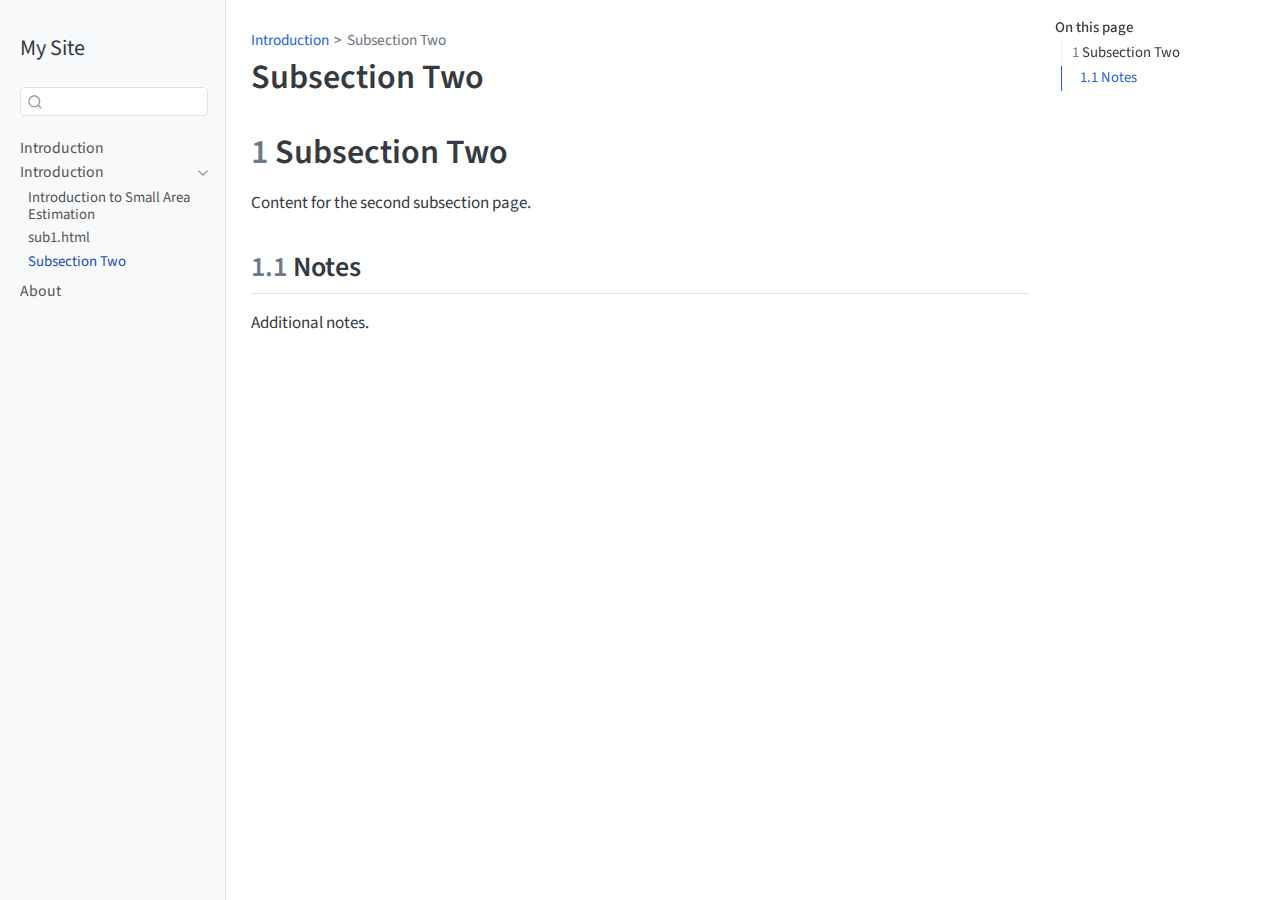
<file: docs/introduction/sub2.html>
<!DOCTYPE html>
<html xmlns="http://www.w3.org/1999/xhtml" lang="en" xml:lang="en"><head>

<meta charset="utf-8">
<meta name="generator" content="quarto-1.6.40">

<meta name="viewport" content="width=device-width, initial-scale=1.0, user-scalable=yes">


<title>Subsection Two – My Site</title>
<style>
code{white-space: pre-wrap;}
span.smallcaps{font-variant: small-caps;}
div.columns{display: flex; gap: min(4vw, 1.5em);}
div.column{flex: auto; overflow-x: auto;}
div.hanging-indent{margin-left: 1.5em; text-indent: -1.5em;}
ul.task-list{list-style: none;}
ul.task-list li input[type="checkbox"] {
  width: 0.8em;
  margin: 0 0.8em 0.2em -1em; /* quarto-specific, see https://github.com/quarto-dev/quarto-cli/issues/4556 */ 
  vertical-align: middle;
}
</style>


<script src="../site_libs/quarto-nav/quarto-nav.js"></script>
<script src="../site_libs/quarto-nav/headroom.min.js"></script>
<script src="../site_libs/clipboard/clipboard.min.js"></script>
<script src="../site_libs/quarto-search/autocomplete.umd.js"></script>
<script src="../site_libs/quarto-search/fuse.min.js"></script>
<script src="../site_libs/quarto-search/quarto-search.js"></script>
<meta name="quarto:offset" content="../">
<script src="../site_libs/quarto-html/quarto.js"></script>
<script src="../site_libs/quarto-html/popper.min.js"></script>
<script src="../site_libs/quarto-html/tippy.umd.min.js"></script>
<script src="../site_libs/quarto-html/anchor.min.js"></script>
<link href="../site_libs/quarto-html/tippy.css" rel="stylesheet">
<link href="../site_libs/quarto-html/quarto-syntax-highlighting-549806ee2085284f45b00abea8c6df48.css" rel="stylesheet" id="quarto-text-highlighting-styles">
<script src="../site_libs/bootstrap/bootstrap.min.js"></script>
<link href="../site_libs/bootstrap/bootstrap-icons.css" rel="stylesheet">
<link href="../site_libs/bootstrap/bootstrap-2be10d9e998f81ff6e49e26833438aa5.min.css" rel="stylesheet" append-hash="true" id="quarto-bootstrap" data-mode="light">
<script id="quarto-search-options" type="application/json">{
  "location": "sidebar",
  "copy-button": false,
  "collapse-after": 3,
  "panel-placement": "start",
  "type": "textbox",
  "limit": 50,
  "keyboard-shortcut": [
    "f",
    "/",
    "s"
  ],
  "show-item-context": false,
  "language": {
    "search-no-results-text": "No results",
    "search-matching-documents-text": "matching documents",
    "search-copy-link-title": "Copy link to search",
    "search-hide-matches-text": "Hide additional matches",
    "search-more-match-text": "more match in this document",
    "search-more-matches-text": "more matches in this document",
    "search-clear-button-title": "Clear",
    "search-text-placeholder": "",
    "search-detached-cancel-button-title": "Cancel",
    "search-submit-button-title": "Submit",
    "search-label": "Search"
  }
}</script>


<link rel="stylesheet" href="../styles.css">
</head>

<body class="nav-sidebar docked">

<div id="quarto-search-results"></div>
  <header id="quarto-header" class="headroom fixed-top">
  <nav class="quarto-secondary-nav">
    <div class="container-fluid d-flex">
      <button type="button" class="quarto-btn-toggle btn" data-bs-toggle="collapse" role="button" data-bs-target=".quarto-sidebar-collapse-item" aria-controls="quarto-sidebar" aria-expanded="false" aria-label="Toggle sidebar navigation" onclick="if (window.quartoToggleHeadroom) { window.quartoToggleHeadroom(); }">
        <i class="bi bi-layout-text-sidebar-reverse"></i>
      </button>
        <nav class="quarto-page-breadcrumbs" aria-label="breadcrumb"><ol class="breadcrumb"><li class="breadcrumb-item"><a href="../introduction/index.html">Introduction</a></li><li class="breadcrumb-item"><a href="../introduction/sub2.html">Subsection Two</a></li></ol></nav>
        <a class="flex-grow-1" role="navigation" data-bs-toggle="collapse" data-bs-target=".quarto-sidebar-collapse-item" aria-controls="quarto-sidebar" aria-expanded="false" aria-label="Toggle sidebar navigation" onclick="if (window.quartoToggleHeadroom) { window.quartoToggleHeadroom(); }">      
        </a>
      <button type="button" class="btn quarto-search-button" aria-label="Search" onclick="window.quartoOpenSearch();">
        <i class="bi bi-search"></i>
      </button>
    </div>
  </nav>
</header>
<!-- content -->
<div id="quarto-content" class="quarto-container page-columns page-rows-contents page-layout-article">
<!-- sidebar -->
  <nav id="quarto-sidebar" class="sidebar collapse collapse-horizontal quarto-sidebar-collapse-item sidebar-navigation docked overflow-auto">
    <div class="pt-lg-2 mt-2 text-left sidebar-header">
    <div class="sidebar-title mb-0 py-0">
      <a href="../">My Site</a> 
    </div>
      </div>
        <div class="mt-2 flex-shrink-0 align-items-center">
        <div class="sidebar-search">
        <div id="quarto-search" class="" title="Search"></div>
        </div>
        </div>
    <div class="sidebar-menu-container"> 
    <ul class="list-unstyled mt-1">
        <li class="sidebar-item">
  <div class="sidebar-item-container"> 
  <a href="../index.html" class="sidebar-item-text sidebar-link">
 <span class="menu-text">Introduction</span></a>
  </div>
</li>
        <li class="sidebar-item sidebar-item-section">
      <div class="sidebar-item-container"> 
            <a class="sidebar-item-text sidebar-link text-start" data-bs-toggle="collapse" data-bs-target="#quarto-sidebar-section-1" role="navigation" aria-expanded="true">
 <span class="menu-text">Introduction</span></a>
          <a class="sidebar-item-toggle text-start" data-bs-toggle="collapse" data-bs-target="#quarto-sidebar-section-1" role="navigation" aria-expanded="true" aria-label="Toggle section">
            <i class="bi bi-chevron-right ms-2"></i>
          </a> 
      </div>
      <ul id="quarto-sidebar-section-1" class="collapse list-unstyled sidebar-section depth1 show">  
          <li class="sidebar-item">
  <div class="sidebar-item-container"> 
  <a href="../introduction/index.html" class="sidebar-item-text sidebar-link">
 <span class="menu-text">Introduction to Small Area Estimation</span></a>
  </div>
</li>
          <li class="sidebar-item">
  <div class="sidebar-item-container"> 
  <a href="../introduction/sub1.html" class="sidebar-item-text sidebar-link">
 <span class="menu-text">sub1.html</span></a>
  </div>
</li>
          <li class="sidebar-item">
  <div class="sidebar-item-container"> 
  <a href="../introduction/sub2.html" class="sidebar-item-text sidebar-link active">
 <span class="menu-text">Subsection Two</span></a>
  </div>
</li>
      </ul>
  </li>
        <li class="sidebar-item">
  <div class="sidebar-item-container"> 
  <a href="../about.html" class="sidebar-item-text sidebar-link">
 <span class="menu-text">About</span></a>
  </div>
</li>
    </ul>
    </div>
</nav>
<div id="quarto-sidebar-glass" class="quarto-sidebar-collapse-item" data-bs-toggle="collapse" data-bs-target=".quarto-sidebar-collapse-item"></div>
<!-- margin-sidebar -->
    <div id="quarto-margin-sidebar" class="sidebar margin-sidebar">
        <nav id="TOC" role="doc-toc" class="toc-active">
    <h2 id="toc-title">On this page</h2>
   
  <ul>
  <li><a href="#subsection-two" id="toc-subsection-two" class="nav-link active" data-scroll-target="#subsection-two"><span class="header-section-number">1</span> Subsection Two</a>
  <ul class="collapse">
  <li><a href="#notes" id="toc-notes" class="nav-link" data-scroll-target="#notes"><span class="header-section-number">1.1</span> Notes</a></li>
  </ul></li>
  </ul>
</nav>
    </div>
<!-- main -->
<main class="content" id="quarto-document-content">

<header id="title-block-header" class="quarto-title-block default"><nav class="quarto-page-breadcrumbs quarto-title-breadcrumbs d-none d-lg-block" aria-label="breadcrumb"><ol class="breadcrumb"><li class="breadcrumb-item"><a href="../introduction/index.html">Introduction</a></li><li class="breadcrumb-item"><a href="../introduction/sub2.html">Subsection Two</a></li></ol></nav>
<div class="quarto-title">
<h1 class="title">Subsection Two</h1>
</div>



<div class="quarto-title-meta">

    
  
    
  </div>
  


</header>


<section id="subsection-two" class="level1" data-number="1">
<h1 data-number="1"><span class="header-section-number">1</span> Subsection Two</h1>
<p>Content for the second subsection page.</p>
<section id="notes" class="level2" data-number="1.1">
<h2 data-number="1.1" class="anchored" data-anchor-id="notes"><span class="header-section-number">1.1</span> Notes</h2>
<p>Additional notes.</p>


</section>
</section>

</main> <!-- /main -->
<script id="quarto-html-after-body" type="application/javascript">
window.document.addEventListener("DOMContentLoaded", function (event) {
  const toggleBodyColorMode = (bsSheetEl) => {
    const mode = bsSheetEl.getAttribute("data-mode");
    const bodyEl = window.document.querySelector("body");
    if (mode === "dark") {
      bodyEl.classList.add("quarto-dark");
      bodyEl.classList.remove("quarto-light");
    } else {
      bodyEl.classList.add("quarto-light");
      bodyEl.classList.remove("quarto-dark");
    }
  }
  const toggleBodyColorPrimary = () => {
    const bsSheetEl = window.document.querySelector("link#quarto-bootstrap");
    if (bsSheetEl) {
      toggleBodyColorMode(bsSheetEl);
    }
  }
  toggleBodyColorPrimary();  
  const icon = "";
  const anchorJS = new window.AnchorJS();
  anchorJS.options = {
    placement: 'right',
    icon: icon
  };
  anchorJS.add('.anchored');
  const isCodeAnnotation = (el) => {
    for (const clz of el.classList) {
      if (clz.startsWith('code-annotation-')) {                     
        return true;
      }
    }
    return false;
  }
  const onCopySuccess = function(e) {
    // button target
    const button = e.trigger;
    // don't keep focus
    button.blur();
    // flash "checked"
    button.classList.add('code-copy-button-checked');
    var currentTitle = button.getAttribute("title");
    button.setAttribute("title", "Copied!");
    let tooltip;
    if (window.bootstrap) {
      button.setAttribute("data-bs-toggle", "tooltip");
      button.setAttribute("data-bs-placement", "left");
      button.setAttribute("data-bs-title", "Copied!");
      tooltip = new bootstrap.Tooltip(button, 
        { trigger: "manual", 
          customClass: "code-copy-button-tooltip",
          offset: [0, -8]});
      tooltip.show();    
    }
    setTimeout(function() {
      if (tooltip) {
        tooltip.hide();
        button.removeAttribute("data-bs-title");
        button.removeAttribute("data-bs-toggle");
        button.removeAttribute("data-bs-placement");
      }
      button.setAttribute("title", currentTitle);
      button.classList.remove('code-copy-button-checked');
    }, 1000);
    // clear code selection
    e.clearSelection();
  }
  const getTextToCopy = function(trigger) {
      const codeEl = trigger.previousElementSibling.cloneNode(true);
      for (const childEl of codeEl.children) {
        if (isCodeAnnotation(childEl)) {
          childEl.remove();
        }
      }
      return codeEl.innerText;
  }
  const clipboard = new window.ClipboardJS('.code-copy-button:not([data-in-quarto-modal])', {
    text: getTextToCopy
  });
  clipboard.on('success', onCopySuccess);
  if (window.document.getElementById('quarto-embedded-source-code-modal')) {
    const clipboardModal = new window.ClipboardJS('.code-copy-button[data-in-quarto-modal]', {
      text: getTextToCopy,
      container: window.document.getElementById('quarto-embedded-source-code-modal')
    });
    clipboardModal.on('success', onCopySuccess);
  }
    var localhostRegex = new RegExp(/^(?:http|https):\/\/localhost\:?[0-9]*\//);
    var mailtoRegex = new RegExp(/^mailto:/);
      var filterRegex = new RegExp('/' + window.location.host + '/');
    var isInternal = (href) => {
        return filterRegex.test(href) || localhostRegex.test(href) || mailtoRegex.test(href);
    }
    // Inspect non-navigation links and adorn them if external
 	var links = window.document.querySelectorAll('a[href]:not(.nav-link):not(.navbar-brand):not(.toc-action):not(.sidebar-link):not(.sidebar-item-toggle):not(.pagination-link):not(.no-external):not([aria-hidden]):not(.dropdown-item):not(.quarto-navigation-tool):not(.about-link)');
    for (var i=0; i<links.length; i++) {
      const link = links[i];
      if (!isInternal(link.href)) {
        // undo the damage that might have been done by quarto-nav.js in the case of
        // links that we want to consider external
        if (link.dataset.originalHref !== undefined) {
          link.href = link.dataset.originalHref;
        }
      }
    }
  function tippyHover(el, contentFn, onTriggerFn, onUntriggerFn) {
    const config = {
      allowHTML: true,
      maxWidth: 500,
      delay: 100,
      arrow: false,
      appendTo: function(el) {
          return el.parentElement;
      },
      interactive: true,
      interactiveBorder: 10,
      theme: 'quarto',
      placement: 'bottom-start',
    };
    if (contentFn) {
      config.content = contentFn;
    }
    if (onTriggerFn) {
      config.onTrigger = onTriggerFn;
    }
    if (onUntriggerFn) {
      config.onUntrigger = onUntriggerFn;
    }
    window.tippy(el, config); 
  }
  const noterefs = window.document.querySelectorAll('a[role="doc-noteref"]');
  for (var i=0; i<noterefs.length; i++) {
    const ref = noterefs[i];
    tippyHover(ref, function() {
      // use id or data attribute instead here
      let href = ref.getAttribute('data-footnote-href') || ref.getAttribute('href');
      try { href = new URL(href).hash; } catch {}
      const id = href.replace(/^#\/?/, "");
      const note = window.document.getElementById(id);
      if (note) {
        return note.innerHTML;
      } else {
        return "";
      }
    });
  }
  const xrefs = window.document.querySelectorAll('a.quarto-xref');
  const processXRef = (id, note) => {
    // Strip column container classes
    const stripColumnClz = (el) => {
      el.classList.remove("page-full", "page-columns");
      if (el.children) {
        for (const child of el.children) {
          stripColumnClz(child);
        }
      }
    }
    stripColumnClz(note)
    if (id === null || id.startsWith('sec-')) {
      // Special case sections, only their first couple elements
      const container = document.createElement("div");
      if (note.children && note.children.length > 2) {
        container.appendChild(note.children[0].cloneNode(true));
        for (let i = 1; i < note.children.length; i++) {
          const child = note.children[i];
          if (child.tagName === "P" && child.innerText === "") {
            continue;
          } else {
            container.appendChild(child.cloneNode(true));
            break;
          }
        }
        if (window.Quarto?.typesetMath) {
          window.Quarto.typesetMath(container);
        }
        return container.innerHTML
      } else {
        if (window.Quarto?.typesetMath) {
          window.Quarto.typesetMath(note);
        }
        return note.innerHTML;
      }
    } else {
      // Remove any anchor links if they are present
      const anchorLink = note.querySelector('a.anchorjs-link');
      if (anchorLink) {
        anchorLink.remove();
      }
      if (window.Quarto?.typesetMath) {
        window.Quarto.typesetMath(note);
      }
      if (note.classList.contains("callout")) {
        return note.outerHTML;
      } else {
        return note.innerHTML;
      }
    }
  }
  for (var i=0; i<xrefs.length; i++) {
    const xref = xrefs[i];
    tippyHover(xref, undefined, function(instance) {
      instance.disable();
      let url = xref.getAttribute('href');
      let hash = undefined; 
      if (url.startsWith('#')) {
        hash = url;
      } else {
        try { hash = new URL(url).hash; } catch {}
      }
      if (hash) {
        const id = hash.replace(/^#\/?/, "");
        const note = window.document.getElementById(id);
        if (note !== null) {
          try {
            const html = processXRef(id, note.cloneNode(true));
            instance.setContent(html);
          } finally {
            instance.enable();
            instance.show();
          }
        } else {
          // See if we can fetch this
          fetch(url.split('#')[0])
          .then(res => res.text())
          .then(html => {
            const parser = new DOMParser();
            const htmlDoc = parser.parseFromString(html, "text/html");
            const note = htmlDoc.getElementById(id);
            if (note !== null) {
              const html = processXRef(id, note);
              instance.setContent(html);
            } 
          }).finally(() => {
            instance.enable();
            instance.show();
          });
        }
      } else {
        // See if we can fetch a full url (with no hash to target)
        // This is a special case and we should probably do some content thinning / targeting
        fetch(url)
        .then(res => res.text())
        .then(html => {
          const parser = new DOMParser();
          const htmlDoc = parser.parseFromString(html, "text/html");
          const note = htmlDoc.querySelector('main.content');
          if (note !== null) {
            // This should only happen for chapter cross references
            // (since there is no id in the URL)
            // remove the first header
            if (note.children.length > 0 && note.children[0].tagName === "HEADER") {
              note.children[0].remove();
            }
            const html = processXRef(null, note);
            instance.setContent(html);
          } 
        }).finally(() => {
          instance.enable();
          instance.show();
        });
      }
    }, function(instance) {
    });
  }
      let selectedAnnoteEl;
      const selectorForAnnotation = ( cell, annotation) => {
        let cellAttr = 'data-code-cell="' + cell + '"';
        let lineAttr = 'data-code-annotation="' +  annotation + '"';
        const selector = 'span[' + cellAttr + '][' + lineAttr + ']';
        return selector;
      }
      const selectCodeLines = (annoteEl) => {
        const doc = window.document;
        const targetCell = annoteEl.getAttribute("data-target-cell");
        const targetAnnotation = annoteEl.getAttribute("data-target-annotation");
        const annoteSpan = window.document.querySelector(selectorForAnnotation(targetCell, targetAnnotation));
        const lines = annoteSpan.getAttribute("data-code-lines").split(",");
        const lineIds = lines.map((line) => {
          return targetCell + "-" + line;
        })
        let top = null;
        let height = null;
        let parent = null;
        if (lineIds.length > 0) {
            //compute the position of the single el (top and bottom and make a div)
            const el = window.document.getElementById(lineIds[0]);
            top = el.offsetTop;
            height = el.offsetHeight;
            parent = el.parentElement.parentElement;
          if (lineIds.length > 1) {
            const lastEl = window.document.getElementById(lineIds[lineIds.length - 1]);
            const bottom = lastEl.offsetTop + lastEl.offsetHeight;
            height = bottom - top;
          }
          if (top !== null && height !== null && parent !== null) {
            // cook up a div (if necessary) and position it 
            let div = window.document.getElementById("code-annotation-line-highlight");
            if (div === null) {
              div = window.document.createElement("div");
              div.setAttribute("id", "code-annotation-line-highlight");
              div.style.position = 'absolute';
              parent.appendChild(div);
            }
            div.style.top = top - 2 + "px";
            div.style.height = height + 4 + "px";
            div.style.left = 0;
            let gutterDiv = window.document.getElementById("code-annotation-line-highlight-gutter");
            if (gutterDiv === null) {
              gutterDiv = window.document.createElement("div");
              gutterDiv.setAttribute("id", "code-annotation-line-highlight-gutter");
              gutterDiv.style.position = 'absolute';
              const codeCell = window.document.getElementById(targetCell);
              const gutter = codeCell.querySelector('.code-annotation-gutter');
              gutter.appendChild(gutterDiv);
            }
            gutterDiv.style.top = top - 2 + "px";
            gutterDiv.style.height = height + 4 + "px";
          }
          selectedAnnoteEl = annoteEl;
        }
      };
      const unselectCodeLines = () => {
        const elementsIds = ["code-annotation-line-highlight", "code-annotation-line-highlight-gutter"];
        elementsIds.forEach((elId) => {
          const div = window.document.getElementById(elId);
          if (div) {
            div.remove();
          }
        });
        selectedAnnoteEl = undefined;
      };
        // Handle positioning of the toggle
    window.addEventListener(
      "resize",
      throttle(() => {
        elRect = undefined;
        if (selectedAnnoteEl) {
          selectCodeLines(selectedAnnoteEl);
        }
      }, 10)
    );
    function throttle(fn, ms) {
    let throttle = false;
    let timer;
      return (...args) => {
        if(!throttle) { // first call gets through
            fn.apply(this, args);
            throttle = true;
        } else { // all the others get throttled
            if(timer) clearTimeout(timer); // cancel #2
            timer = setTimeout(() => {
              fn.apply(this, args);
              timer = throttle = false;
            }, ms);
        }
      };
    }
      // Attach click handler to the DT
      const annoteDls = window.document.querySelectorAll('dt[data-target-cell]');
      for (const annoteDlNode of annoteDls) {
        annoteDlNode.addEventListener('click', (event) => {
          const clickedEl = event.target;
          if (clickedEl !== selectedAnnoteEl) {
            unselectCodeLines();
            const activeEl = window.document.querySelector('dt[data-target-cell].code-annotation-active');
            if (activeEl) {
              activeEl.classList.remove('code-annotation-active');
            }
            selectCodeLines(clickedEl);
            clickedEl.classList.add('code-annotation-active');
          } else {
            // Unselect the line
            unselectCodeLines();
            clickedEl.classList.remove('code-annotation-active');
          }
        });
      }
  const findCites = (el) => {
    const parentEl = el.parentElement;
    if (parentEl) {
      const cites = parentEl.dataset.cites;
      if (cites) {
        return {
          el,
          cites: cites.split(' ')
        };
      } else {
        return findCites(el.parentElement)
      }
    } else {
      return undefined;
    }
  };
  var bibliorefs = window.document.querySelectorAll('a[role="doc-biblioref"]');
  for (var i=0; i<bibliorefs.length; i++) {
    const ref = bibliorefs[i];
    const citeInfo = findCites(ref);
    if (citeInfo) {
      tippyHover(citeInfo.el, function() {
        var popup = window.document.createElement('div');
        citeInfo.cites.forEach(function(cite) {
          var citeDiv = window.document.createElement('div');
          citeDiv.classList.add('hanging-indent');
          citeDiv.classList.add('csl-entry');
          var biblioDiv = window.document.getElementById('ref-' + cite);
          if (biblioDiv) {
            citeDiv.innerHTML = biblioDiv.innerHTML;
          }
          popup.appendChild(citeDiv);
        });
        return popup.innerHTML;
      });
    }
  }
});
</script>
</div> <!-- /content -->




</body></html>
</file>
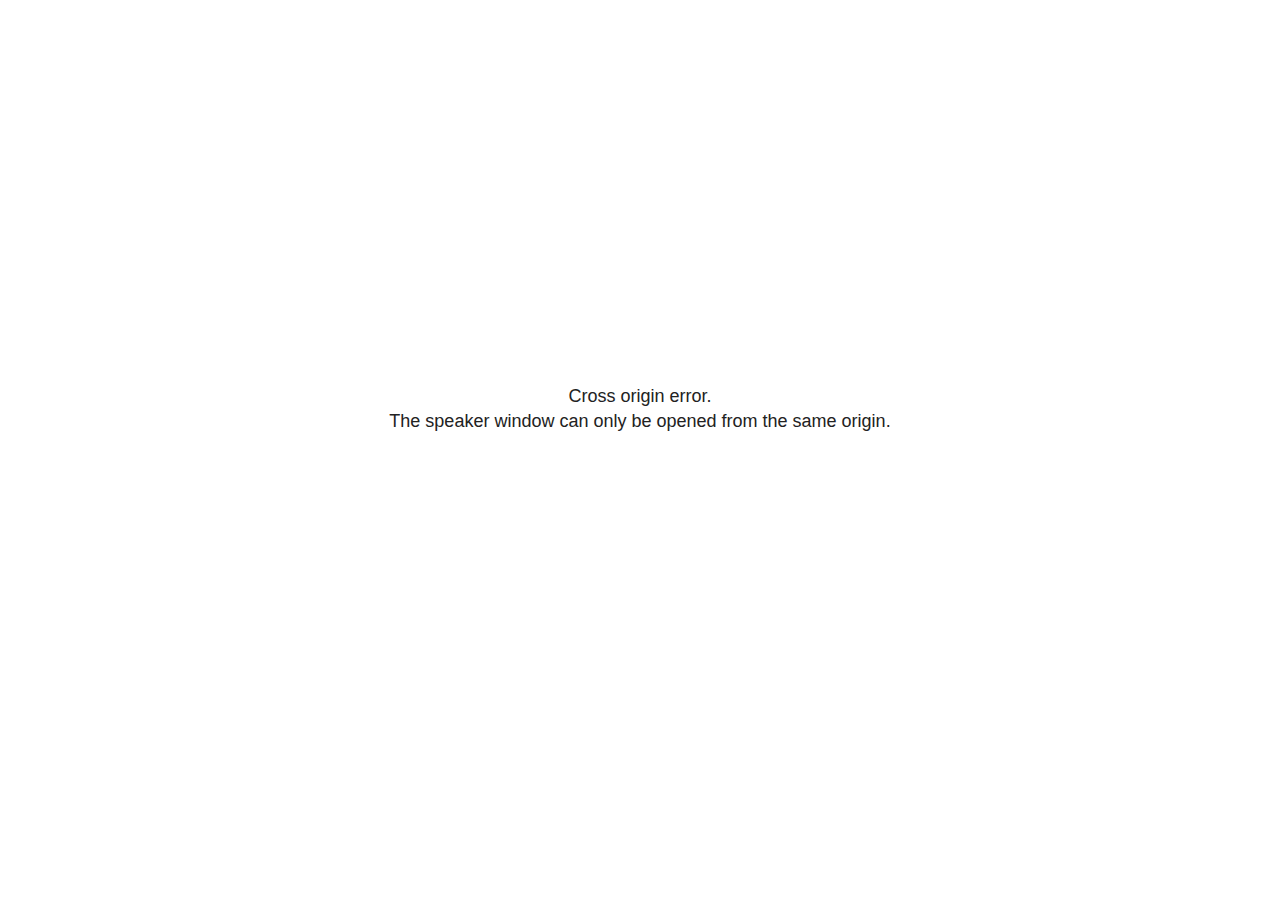
<file: docs/site_libs/revealjs/plugin/notes/speaker-view.html>
<!--
	NOTE: You need to build the notes plugin after making changes to this file.
-->
<html lang="en">
	<head>
		<meta charset="utf-8">

		<title>reveal.js - Speaker View</title>

		<style>
			body {
				font-family: Helvetica;
				font-size: 18px;
			}

			#current-slide,
			#upcoming-slide,
			#speaker-controls {
				padding: 6px;
				box-sizing: border-box;
				-moz-box-sizing: border-box;
			}

			#current-slide iframe,
			#upcoming-slide iframe {
				width: 100%;
				height: 100%;
				border: 1px solid #ddd;
			}

			#current-slide .label,
			#upcoming-slide .label {
				position: absolute;
				top: 10px;
				left: 10px;
				z-index: 2;
			}

			#connection-status {
				position: absolute;
				top: 0;
				left: 0;
				width: 100%;
				height: 100%;
				z-index: 20;
				padding: 30% 20% 20% 20%;
				font-size: 18px;
				color: #222;
				background: #fff;
				text-align: center;
				box-sizing: border-box;
				line-height: 1.4;
			}

			.overlay-element {
				height: 34px;
				line-height: 34px;
				padding: 0 10px;
				text-shadow: none;
				background: rgba( 220, 220, 220, 0.8 );
				color: #222;
				font-size: 14px;
			}

			.overlay-element.interactive:hover {
				background: rgba( 220, 220, 220, 1 );
			}

			#current-slide {
				position: absolute;
				width: 60%;
				height: 100%;
				top: 0;
				left: 0;
				padding-right: 0;
			}

			#upcoming-slide {
				position: absolute;
				width: 40%;
				height: 40%;
				right: 0;
				top: 0;
			}

			/* Speaker controls */
			#speaker-controls {
				position: absolute;
				top: 40%;
				right: 0;
				width: 40%;
				height: 60%;
				overflow: auto;
				font-size: 18px;
			}

				.speaker-controls-time.hidden,
				.speaker-controls-notes.hidden {
					display: none;
				}

				.speaker-controls-time .label,
				.speaker-controls-pace .label,
				.speaker-controls-notes .label {
					text-transform: uppercase;
					font-weight: normal;
					font-size: 0.66em;
					color: #666;
					margin: 0;
				}

				.speaker-controls-time, .speaker-controls-pace {
					border-bottom: 1px solid rgba( 200, 200, 200, 0.5 );
					margin-bottom: 10px;
					padding: 10px 16px;
					padding-bottom: 20px;
					cursor: pointer;
				}

				.speaker-controls-time .reset-button {
					opacity: 0;
					float: right;
					color: #666;
					text-decoration: none;
				}
				.speaker-controls-time:hover .reset-button {
					opacity: 1;
				}

				.speaker-controls-time .timer,
				.speaker-controls-time .clock {
					width: 50%;
				}

				.speaker-controls-time .timer,
				.speaker-controls-time .clock,
				.speaker-controls-time .pacing .hours-value,
				.speaker-controls-time .pacing .minutes-value,
				.speaker-controls-time .pacing .seconds-value {
					font-size: 1.9em;
				}

				.speaker-controls-time .timer {
					float: left;
				}

				.speaker-controls-time .clock {
					float: right;
					text-align: right;
				}

				.speaker-controls-time span.mute {
					opacity: 0.3;
				}

				.speaker-controls-time .pacing-title {
					margin-top: 5px;
				}

				.speaker-controls-time .pacing.ahead {
					color: blue;
				}

				.speaker-controls-time .pacing.on-track {
					color: green;
				}

				.speaker-controls-time .pacing.behind {
					color: red;
				}

				.speaker-controls-notes {
					padding: 10px 16px;
				}

				.speaker-controls-notes .value {
					margin-top: 5px;
					line-height: 1.4;
					font-size: 1.2em;
				}

			/* Layout selector */
			#speaker-layout {
				position: absolute;
				top: 10px;
				right: 10px;
				color: #222;
				z-index: 10;
			}
				#speaker-layout select {
					position: absolute;
					width: 100%;
					height: 100%;
					top: 0;
					left: 0;
					border: 0;
					box-shadow: 0;
					cursor: pointer;
					opacity: 0;

					font-size: 1em;
					background-color: transparent;

					-moz-appearance: none;
					-webkit-appearance: none;
					-webkit-tap-highlight-color: rgba(0, 0, 0, 0);
				}

				#speaker-layout select:focus {
					outline: none;
					box-shadow: none;
				}

			.clear {
				clear: both;
			}

			/* Speaker layout: Wide */
			body[data-speaker-layout="wide"] #current-slide,
			body[data-speaker-layout="wide"] #upcoming-slide {
				width: 50%;
				height: 45%;
				padding: 6px;
			}

			body[data-speaker-layout="wide"] #current-slide {
				top: 0;
				left: 0;
			}

			body[data-speaker-layout="wide"] #upcoming-slide {
				top: 0;
				left: 50%;
			}

			body[data-speaker-layout="wide"] #speaker-controls {
				top: 45%;
				left: 0;
				width: 100%;
				height: 50%;
				font-size: 1.25em;
			}

			/* Speaker layout: Tall */
			body[data-speaker-layout="tall"] #current-slide,
			body[data-speaker-layout="tall"] #upcoming-slide {
				width: 45%;
				height: 50%;
				padding: 6px;
			}

			body[data-speaker-layout="tall"] #current-slide {
				top: 0;
				left: 0;
			}

			body[data-speaker-layout="tall"] #upcoming-slide {
				top: 50%;
				left: 0;
			}

			body[data-speaker-layout="tall"] #speaker-controls {
				padding-top: 40px;
				top: 0;
				left: 45%;
				width: 55%;
				height: 100%;
				font-size: 1.25em;
			}

			/* Speaker layout: Notes only */
			body[data-speaker-layout="notes-only"] #current-slide,
			body[data-speaker-layout="notes-only"] #upcoming-slide {
				display: none;
			}

			body[data-speaker-layout="notes-only"] #speaker-controls {
				padding-top: 40px;
				top: 0;
				left: 0;
				width: 100%;
				height: 100%;
				font-size: 1.25em;
			}

			@media screen and (max-width: 1080px) {
				body[data-speaker-layout="default"] #speaker-controls {
					font-size: 16px;
				}
			}

			@media screen and (max-width: 900px) {
				body[data-speaker-layout="default"] #speaker-controls {
					font-size: 14px;
				}
			}

			@media screen and (max-width: 800px) {
				body[data-speaker-layout="default"] #speaker-controls {
					font-size: 12px;
				}
			}

		</style>
	</head>

	<body>

		<div id="connection-status">Loading speaker view...</div>

		<div id="current-slide"></div>
		<div id="upcoming-slide"><span class="overlay-element label">Upcoming</span></div>
		<div id="speaker-controls">
			<div class="speaker-controls-time">
				<h4 class="label">Time <span class="reset-button">Click to Reset</span></h4>
				<div class="clock">
					<span class="clock-value">0:00 AM</span>
				</div>
				<div class="timer">
					<span class="hours-value">00</span><span class="minutes-value">:00</span><span class="seconds-value">:00</span>
				</div>
				<div class="clear"></div>

				<h4 class="label pacing-title" style="display: none">Pacing – Time to finish current slide</h4>
				<div class="pacing" style="display: none">
					<span class="hours-value">00</span><span class="minutes-value">:00</span><span class="seconds-value">:00</span>
				</div>
			</div>

			<div class="speaker-controls-notes hidden">
				<h4 class="label">Notes</h4>
				<div class="value"></div>
			</div>
		</div>
		<div id="speaker-layout" class="overlay-element interactive">
			<span class="speaker-layout-label"></span>
			<select class="speaker-layout-dropdown"></select>
		</div>

		<script>

			(function() {

				var notes,
					notesValue,
					currentState,
					currentSlide,
					upcomingSlide,
					layoutLabel,
					layoutDropdown,
					pendingCalls = {},
					lastRevealApiCallId = 0,
					connected = false

				var connectionStatus = document.querySelector( '#connection-status' );

				var SPEAKER_LAYOUTS = {
					'default': 'Default',
					'wide': 'Wide',
					'tall': 'Tall',
					'notes-only': 'Notes only'
				};

				setupLayout();

				let openerOrigin;

				try {
					openerOrigin = window.opener.location.origin;
				}
				catch ( error ) { console.warn( error ) }

				// In order to prevent XSS, the speaker view will only run if its
				// opener has the same origin as itself
				if( window.location.origin !== openerOrigin ) {
					connectionStatus.innerHTML = 'Cross origin error.<br>The speaker window can only be opened from the same origin.';
					return;
				}

				var connectionTimeout = setTimeout( function() {
					connectionStatus.innerHTML = 'Error connecting to main window.<br>Please try closing and reopening the speaker view.';
				}, 5000 );

				window.addEventListener( 'message', function( event ) {

					// Validate the origin of all messages to avoid parsing messages
					// that aren't meant for us. Ignore when running off file:// so
					// that the speaker view continues to work without a web server.
					if( window.location.origin !== event.origin && window.location.origin !== 'file://' ) {
						return
					}

					clearTimeout( connectionTimeout );
					connectionStatus.style.display = 'none';

					var data = JSON.parse( event.data );

					// The overview mode is only useful to the reveal.js instance
					// where navigation occurs so we don't sync it
					if( data.state ) delete data.state.overview;

					// Messages sent by the notes plugin inside of the main window
					if( data && data.namespace === 'reveal-notes' ) {
						if( data.type === 'connect' ) {
							handleConnectMessage( data );
						}
						else if( data.type === 'state' ) {
							handleStateMessage( data );
						}
						else if( data.type === 'return' ) {
							pendingCalls[data.callId](data.result);
							delete pendingCalls[data.callId];
						}
					}
					// Messages sent by the reveal.js inside of the current slide preview
					else if( data && data.namespace === 'reveal' ) {
						if( /ready/.test( data.eventName ) ) {
							// Send a message back to notify that the handshake is complete
							window.opener.postMessage( JSON.stringify({ namespace: 'reveal-notes', type: 'connected'} ), '*' );
						}
						else if( /slidechanged|fragmentshown|fragmenthidden|paused|resumed/.test( data.eventName ) && currentState !== JSON.stringify( data.state ) ) {

							dispatchStateToMainWindow( data.state );

						}
					}

				} );

				/**
				 * Updates the presentation in the main window to match the state
				 * of the presentation in the notes window.
				 */
				const dispatchStateToMainWindow = debounce(( state ) => {
					window.opener.postMessage( JSON.stringify({ method: 'setState', args: [ state ]} ), '*' );
				}, 500);

				/**
				 * Asynchronously calls the Reveal.js API of the main frame.
				 */
				function callRevealApi( methodName, methodArguments, callback ) {

					var callId = ++lastRevealApiCallId;
					pendingCalls[callId] = callback;
					window.opener.postMessage( JSON.stringify( {
						namespace: 'reveal-notes',
						type: 'call',
						callId: callId,
						methodName: methodName,
						arguments: methodArguments
					} ), '*' );

				}

				/**
				 * Called when the main window is trying to establish a
				 * connection.
				 */
				function handleConnectMessage( data ) {

					if( connected === false ) {
						connected = true;

						setupIframes( data );
						setupKeyboard();
						setupNotes();
						setupTimer();
						setupHeartbeat();
					}

				}

				/**
				 * Called when the main window sends an updated state.
				 */
				function handleStateMessage( data ) {

					// Store the most recently set state to avoid circular loops
					// applying the same state
					currentState = JSON.stringify( data.state );

					// No need for updating the notes in case of fragment changes
					if ( data.notes ) {
						notes.classList.remove( 'hidden' );
						notesValue.style.whiteSpace = data.whitespace;
						if( data.markdown ) {
							notesValue.innerHTML = marked( data.notes );
						}
						else {
							notesValue.innerHTML = data.notes;
						}
					}
					else {
						notes.classList.add( 'hidden' );
					}

					// Update the note slides
					currentSlide.contentWindow.postMessage( JSON.stringify({ method: 'setState', args: [ data.state ] }), '*' );
					upcomingSlide.contentWindow.postMessage( JSON.stringify({ method: 'setState', args: [ data.state ] }), '*' );
					upcomingSlide.contentWindow.postMessage( JSON.stringify({ method: 'next' }), '*' );

				}

				// Limit to max one state update per X ms
				handleStateMessage = debounce( handleStateMessage, 200 );

				/**
				 * Forward keyboard events to the current slide window.
				 * This enables keyboard events to work even if focus
				 * isn't set on the current slide iframe.
				 *
				 * Block F5 default handling, it reloads and disconnects
				 * the speaker notes window.
				 */
				function setupKeyboard() {

					document.addEventListener( 'keydown', function( event ) {
						if( event.keyCode === 116 || ( event.metaKey && event.keyCode === 82 ) ) {
							event.preventDefault();
							return false;
						}
						currentSlide.contentWindow.postMessage( JSON.stringify({ method: 'triggerKey', args: [ event.keyCode ] }), '*' );
					} );

				}

				/**
				 * Creates the preview iframes.
				 */
				function setupIframes( data ) {

					var params = [
						'receiver',
						'progress=false',
						'history=false',
						'transition=none',
						'autoSlide=0',
						'backgroundTransition=none'
					].join( '&' );

					var urlSeparator = /\?/.test(data.url) ? '&' : '?';
					var hash = '#/' + data.state.indexh + '/' + data.state.indexv;
					var currentURL = data.url + urlSeparator + params + '&scrollActivationWidth=false&postMessageEvents=true' + hash;
					var upcomingURL = data.url + urlSeparator + params + '&scrollActivationWidth=false&controls=false' + hash;

					currentSlide = document.createElement( 'iframe' );
					currentSlide.setAttribute( 'width', 1280 );
					currentSlide.setAttribute( 'height', 1024 );
					currentSlide.setAttribute( 'src', currentURL );
					document.querySelector( '#current-slide' ).appendChild( currentSlide );

					upcomingSlide = document.createElement( 'iframe' );
					upcomingSlide.setAttribute( 'width', 640 );
					upcomingSlide.setAttribute( 'height', 512 );
					upcomingSlide.setAttribute( 'src', upcomingURL );
					document.querySelector( '#upcoming-slide' ).appendChild( upcomingSlide );

				}

				/**
				 * Setup the notes UI.
				 */
				function setupNotes() {

					notes = document.querySelector( '.speaker-controls-notes' );
					notesValue = document.querySelector( '.speaker-controls-notes .value' );

				}

				/**
				 * We send out a heartbeat at all times to ensure we can
				 * reconnect with the main presentation window after reloads.
				 */
				function setupHeartbeat() {

					setInterval( () => {
						window.opener.postMessage( JSON.stringify({ namespace: 'reveal-notes', type: 'heartbeat'} ), '*' );
					}, 1000 );

				}

				function getTimings( callback ) {

					callRevealApi( 'getSlidesAttributes', [], function ( slideAttributes ) {
						callRevealApi( 'getConfig', [], function ( config ) {
							var totalTime = config.totalTime;
							var minTimePerSlide = config.minimumTimePerSlide || 0;
							var defaultTiming = config.defaultTiming;
							if ((defaultTiming == null) && (totalTime == null)) {
								callback(null);
								return;
							}
							// Setting totalTime overrides defaultTiming
							if (totalTime) {
								defaultTiming = 0;
							}
							var timings = [];
							for ( var i in slideAttributes ) {
								var slide = slideAttributes[ i ];
								var timing = defaultTiming;
								if( slide.hasOwnProperty( 'data-timing' )) {
									var t = slide[ 'data-timing' ];
									timing = parseInt(t);
									if( isNaN(timing) ) {
										console.warn("Could not parse timing '" + t + "' of slide " + i + "; using default of " + defaultTiming);
										timing = defaultTiming;
									}
								}
								timings.push(timing);
							}
							if ( totalTime ) {
								// After we've allocated time to individual slides, we summarize it and
								// subtract it from the total time
								var remainingTime = totalTime - timings.reduce( function(a, b) { return a + b; }, 0 );
								// The remaining time is divided by the number of slides that have 0 seconds
								// allocated at the moment, giving the average time-per-slide on the remaining slides
								var remainingSlides = (timings.filter( function(x) { return x == 0 }) ).length
								var timePerSlide = Math.round( remainingTime / remainingSlides, 0 )
								// And now we replace every zero-value timing with that average
								timings = timings.map( function(x) { return (x==0 ? timePerSlide : x) } );
							}
							var slidesUnderMinimum = timings.filter( function(x) { return (x < minTimePerSlide) } ).length
							if ( slidesUnderMinimum ) {
								message = "The pacing time for " + slidesUnderMinimum + " slide(s) is under the configured minimum of " + minTimePerSlide + " seconds. Check the data-timing attribute on individual slides, or consider increasing the totalTime or minimumTimePerSlide configuration options (or removing some slides).";
								alert(message);
							}
							callback( timings );
						} );
					} );

				}

				/**
				 * Return the number of seconds allocated for presenting
				 * all slides up to and including this one.
				 */
				function getTimeAllocated( timings, callback ) {

					callRevealApi( 'getSlidePastCount', [], function ( currentSlide ) {
						var allocated = 0;
						for (var i in timings.slice(0, currentSlide + 1)) {
							allocated += timings[i];
						}
						callback( allocated );
					} );

				}

				/**
				 * Create the timer and clock and start updating them
				 * at an interval.
				 */
				function setupTimer() {

					var start = new Date(),
					timeEl = document.querySelector( '.speaker-controls-time' ),
					clockEl = timeEl.querySelector( '.clock-value' ),
					hoursEl = timeEl.querySelector( '.hours-value' ),
					minutesEl = timeEl.querySelector( '.minutes-value' ),
					secondsEl = timeEl.querySelector( '.seconds-value' ),
					pacingTitleEl = timeEl.querySelector( '.pacing-title' ),
					pacingEl = timeEl.querySelector( '.pacing' ),
					pacingHoursEl = pacingEl.querySelector( '.hours-value' ),
					pacingMinutesEl = pacingEl.querySelector( '.minutes-value' ),
					pacingSecondsEl = pacingEl.querySelector( '.seconds-value' );

					var timings = null;
					getTimings( function ( _timings ) {

						timings = _timings;
						if (_timings !== null) {
							pacingTitleEl.style.removeProperty('display');
							pacingEl.style.removeProperty('display');
						}

						// Update once directly
						_updateTimer();

						// Then update every second
						setInterval( _updateTimer, 1000 );

					} );


					function _resetTimer() {

						if (timings == null) {
							start = new Date();
							_updateTimer();
						}
						else {
							// Reset timer to beginning of current slide
							getTimeAllocated( timings, function ( slideEndTimingSeconds ) {
								var slideEndTiming = slideEndTimingSeconds * 1000;
								callRevealApi( 'getSlidePastCount', [], function ( currentSlide ) {
									var currentSlideTiming = timings[currentSlide] * 1000;
									var previousSlidesTiming = slideEndTiming - currentSlideTiming;
									var now = new Date();
									start = new Date(now.getTime() - previousSlidesTiming);
									_updateTimer();
								} );
							} );
						}

					}

					timeEl.addEventListener( 'click', function() {
						_resetTimer();
						return false;
					} );

					function _displayTime( hrEl, minEl, secEl, time) {

						var sign = Math.sign(time) == -1 ? "-" : "";
						time = Math.abs(Math.round(time / 1000));
						var seconds = time % 60;
						var minutes = Math.floor( time / 60 ) % 60 ;
						var hours = Math.floor( time / ( 60 * 60 )) ;
						hrEl.innerHTML = sign + zeroPadInteger( hours );
						if (hours == 0) {
							hrEl.classList.add( 'mute' );
						}
						else {
							hrEl.classList.remove( 'mute' );
						}
						minEl.innerHTML = ':' + zeroPadInteger( minutes );
						if (hours == 0 && minutes == 0) {
							minEl.classList.add( 'mute' );
						}
						else {
							minEl.classList.remove( 'mute' );
						}
						secEl.innerHTML = ':' + zeroPadInteger( seconds );
					}

					function _updateTimer() {

						var diff, hours, minutes, seconds,
						now = new Date();

						diff = now.getTime() - start.getTime();

						clockEl.innerHTML = now.toLocaleTimeString( 'en-US', { hour12: true, hour: '2-digit', minute:'2-digit' } );
						_displayTime( hoursEl, minutesEl, secondsEl, diff );
						if (timings !== null) {
							_updatePacing(diff);
						}

					}

					function _updatePacing(diff) {

						getTimeAllocated( timings, function ( slideEndTimingSeconds ) {
							var slideEndTiming = slideEndTimingSeconds * 1000;

							callRevealApi( 'getSlidePastCount', [], function ( currentSlide ) {
								var currentSlideTiming = timings[currentSlide] * 1000;
								var timeLeftCurrentSlide = slideEndTiming - diff;
								if (timeLeftCurrentSlide < 0) {
									pacingEl.className = 'pacing behind';
								}
								else if (timeLeftCurrentSlide < currentSlideTiming) {
									pacingEl.className = 'pacing on-track';
								}
								else {
									pacingEl.className = 'pacing ahead';
								}
								_displayTime( pacingHoursEl, pacingMinutesEl, pacingSecondsEl, timeLeftCurrentSlide );
							} );
						} );
					}

				}

				/**
				 * Sets up the speaker view layout and layout selector.
				 */
				function setupLayout() {

					layoutDropdown = document.querySelector( '.speaker-layout-dropdown' );
					layoutLabel = document.querySelector( '.speaker-layout-label' );

					// Render the list of available layouts
					for( var id in SPEAKER_LAYOUTS ) {
						var option = document.createElement( 'option' );
						option.setAttribute( 'value', id );
						option.textContent = SPEAKER_LAYOUTS[ id ];
						layoutDropdown.appendChild( option );
					}

					// Monitor the dropdown for changes
					layoutDropdown.addEventListener( 'change', function( event ) {

						setLayout( layoutDropdown.value );

					}, false );

					// Restore any currently persisted layout
					setLayout( getLayout() );

				}

				/**
				 * Sets a new speaker view layout. The layout is persisted
				 * in local storage.
				 */
				function setLayout( value ) {

					var title = SPEAKER_LAYOUTS[ value ];

					layoutLabel.innerHTML = 'Layout' + ( title ? ( ': ' + title ) : '' );
					layoutDropdown.value = value;

					document.body.setAttribute( 'data-speaker-layout', value );

					// Persist locally
					if( supportsLocalStorage() ) {
						window.localStorage.setItem( 'reveal-speaker-layout', value );
					}

				}

				/**
				 * Returns the ID of the most recently set speaker layout
				 * or our default layout if none has been set.
				 */
				function getLayout() {

					if( supportsLocalStorage() ) {
						var layout = window.localStorage.getItem( 'reveal-speaker-layout' );
						if( layout ) {
							return layout;
						}
					}

					// Default to the first record in the layouts hash
					for( var id in SPEAKER_LAYOUTS ) {
						return id;
					}

				}

				function supportsLocalStorage() {

					try {
						localStorage.setItem('test', 'test');
						localStorage.removeItem('test');
						return true;
					}
					catch( e ) {
						return false;
					}

				}

				function zeroPadInteger( num ) {

					var str = '00' + parseInt( num );
					return str.substring( str.length - 2 );

				}

				/**
				 * Limits the frequency at which a function can be called.
				 */
				function debounce( fn, ms ) {

					var lastTime = 0,
						timeout;

					return function() {

						var args = arguments;
						var context = this;

						clearTimeout( timeout );

						var timeSinceLastCall = Date.now() - lastTime;
						if( timeSinceLastCall > ms ) {
							fn.apply( context, args );
							lastTime = Date.now();
						}
						else {
							timeout = setTimeout( function() {
								fn.apply( context, args );
								lastTime = Date.now();
							}, ms - timeSinceLastCall );
						}

					}

				}

			})();

		</script>
	</body>
</html>
</file>
<file: site_libs/quarto-html/tippy.css>
.tippy-box[data-animation=fade][data-state=hidden]{opacity:0}[data-tippy-root]{max-width:calc(100vw - 10px)}.tippy-box{position:relative;background-color:#333;color:#fff;border-radius:4px;font-size:14px;line-height:1.4;white-space:normal;outline:0;transition-property:transform,visibility,opacity}.tippy-box[data-placement^=top]>.tippy-arrow{bottom:0}.tippy-box[data-placement^=top]>.tippy-arrow:before{bottom:-7px;left:0;border-width:8px 8px 0;border-top-color:initial;transform-origin:center top}.tippy-box[data-placement^=bottom]>.tippy-arrow{top:0}.tippy-box[data-placement^=bottom]>.tippy-arrow:before{top:-7px;left:0;border-width:0 8px 8px;border-bottom-color:initial;transform-origin:center bottom}.tippy-box[data-placement^=left]>.tippy-arrow{right:0}.tippy-box[data-placement^=left]>.tippy-arrow:before{border-width:8px 0 8px 8px;border-left-color:initial;right:-7px;transform-origin:center left}.tippy-box[data-placement^=right]>.tippy-arrow{left:0}.tippy-box[data-placement^=right]>.tippy-arrow:before{left:-7px;border-width:8px 8px 8px 0;border-right-color:initial;transform-origin:center right}.tippy-box[data-inertia][data-state=visible]{transition-timing-function:cubic-bezier(.54,1.5,.38,1.11)}.tippy-arrow{width:16px;height:16px;color:#333}.tippy-arrow:before{content:"";position:absolute;border-color:transparent;border-style:solid}.tippy-content{position:relative;padding:5px 9px;z-index:1}
</file>
<file: site_libs/quarto-html/quarto-syntax-highlighting-549806ee2085284f45b00abea8c6df48.css>
/* quarto syntax highlight colors */
:root {
  --quarto-hl-ot-color: #003B4F;
  --quarto-hl-at-color: #657422;
  --quarto-hl-ss-color: #20794D;
  --quarto-hl-an-color: #5E5E5E;
  --quarto-hl-fu-color: #4758AB;
  --quarto-hl-st-color: #20794D;
  --quarto-hl-cf-color: #003B4F;
  --quarto-hl-op-color: #5E5E5E;
  --quarto-hl-er-color: #AD0000;
  --quarto-hl-bn-color: #AD0000;
  --quarto-hl-al-color: #AD0000;
  --quarto-hl-va-color: #111111;
  --quarto-hl-bu-color: inherit;
  --quarto-hl-ex-color: inherit;
  --quarto-hl-pp-color: #AD0000;
  --quarto-hl-in-color: #5E5E5E;
  --quarto-hl-vs-color: #20794D;
  --quarto-hl-wa-color: #5E5E5E;
  --quarto-hl-do-color: #5E5E5E;
  --quarto-hl-im-color: #00769E;
  --quarto-hl-ch-color: #20794D;
  --quarto-hl-dt-color: #AD0000;
  --quarto-hl-fl-color: #AD0000;
  --quarto-hl-co-color: #5E5E5E;
  --quarto-hl-cv-color: #5E5E5E;
  --quarto-hl-cn-color: #8f5902;
  --quarto-hl-sc-color: #5E5E5E;
  --quarto-hl-dv-color: #AD0000;
  --quarto-hl-kw-color: #003B4F;
}

/* other quarto variables */
:root {
  --quarto-font-monospace: SFMono-Regular, Menlo, Monaco, Consolas, "Liberation Mono", "Courier New", monospace;
}

pre > code.sourceCode > span {
  color: #003B4F;
}

code span {
  color: #003B4F;
}

code.sourceCode > span {
  color: #003B4F;
}

div.sourceCode,
div.sourceCode pre.sourceCode {
  color: #003B4F;
}

code span.ot {
  color: #003B4F;
  font-style: inherit;
}

code span.at {
  color: #657422;
  font-style: inherit;
}

code span.ss {
  color: #20794D;
  font-style: inherit;
}

code span.an {
  color: #5E5E5E;
  font-style: inherit;
}

code span.fu {
  color: #4758AB;
  font-style: inherit;
}

code span.st {
  color: #20794D;
  font-style: inherit;
}

code span.cf {
  color: #003B4F;
  font-weight: bold;
  font-style: inherit;
}

code span.op {
  color: #5E5E5E;
  font-style: inherit;
}

code span.er {
  color: #AD0000;
  font-style: inherit;
}

code span.bn {
  color: #AD0000;
  font-style: inherit;
}

code span.al {
  color: #AD0000;
  font-style: inherit;
}

code span.va {
  color: #111111;
  font-style: inherit;
}

code span.bu {
  font-style: inherit;
}

code span.ex {
  font-style: inherit;
}

code span.pp {
  color: #AD0000;
  font-style: inherit;
}

code span.in {
  color: #5E5E5E;
  font-style: inherit;
}

code span.vs {
  color: #20794D;
  font-style: inherit;
}

code span.wa {
  color: #5E5E5E;
  font-style: italic;
}

code span.do {
  color: #5E5E5E;
  font-style: italic;
}

code span.im {
  color: #00769E;
  font-style: inherit;
}

code span.ch {
  color: #20794D;
  font-style: inherit;
}

code span.dt {
  color: #AD0000;
  font-style: inherit;
}

code span.fl {
  color: #AD0000;
  font-style: inherit;
}

code span.co {
  color: #5E5E5E;
  font-style: inherit;
}

code span.cv {
  color: #5E5E5E;
  font-style: italic;
}

code span.cn {
  color: #8f5902;
  font-style: inherit;
}

code span.sc {
  color: #5E5E5E;
  font-style: inherit;
}

code span.dv {
  color: #AD0000;
  font-style: inherit;
}

code span.kw {
  color: #003B4F;
  font-weight: bold;
  font-style: inherit;
}

.prevent-inlining {
  content: "</";
}

/*# sourceMappingURL=ae99138f4fbc2fb4c9f5e5cd69c22459.css.map */
</file>
<file: styles.css>
/* css styles */
</file>
<file: docs/site_libs/quarto-html/tippy.css>
.tippy-box[data-animation=fade][data-state=hidden]{opacity:0}[data-tippy-root]{max-width:calc(100vw - 10px)}.tippy-box{position:relative;background-color:#333;color:#fff;border-radius:4px;font-size:14px;line-height:1.4;white-space:normal;outline:0;transition-property:transform,visibility,opacity}.tippy-box[data-placement^=top]>.tippy-arrow{bottom:0}.tippy-box[data-placement^=top]>.tippy-arrow:before{bottom:-7px;left:0;border-width:8px 8px 0;border-top-color:initial;transform-origin:center top}.tippy-box[data-placement^=bottom]>.tippy-arrow{top:0}.tippy-box[data-placement^=bottom]>.tippy-arrow:before{top:-7px;left:0;border-width:0 8px 8px;border-bottom-color:initial;transform-origin:center bottom}.tippy-box[data-placement^=left]>.tippy-arrow{right:0}.tippy-box[data-placement^=left]>.tippy-arrow:before{border-width:8px 0 8px 8px;border-left-color:initial;right:-7px;transform-origin:center left}.tippy-box[data-placement^=right]>.tippy-arrow{left:0}.tippy-box[data-placement^=right]>.tippy-arrow:before{left:-7px;border-width:8px 8px 8px 0;border-right-color:initial;transform-origin:center right}.tippy-box[data-inertia][data-state=visible]{transition-timing-function:cubic-bezier(.54,1.5,.38,1.11)}.tippy-arrow{width:16px;height:16px;color:#333}.tippy-arrow:before{content:"";position:absolute;border-color:transparent;border-style:solid}.tippy-content{position:relative;padding:5px 9px;z-index:1}
</file>
<file: docs/site_libs/quarto-html/quarto-syntax-highlighting-549806ee2085284f45b00abea8c6df48.css>
/* quarto syntax highlight colors */
:root {
  --quarto-hl-ot-color: #003B4F;
  --quarto-hl-at-color: #657422;
  --quarto-hl-ss-color: #20794D;
  --quarto-hl-an-color: #5E5E5E;
  --quarto-hl-fu-color: #4758AB;
  --quarto-hl-st-color: #20794D;
  --quarto-hl-cf-color: #003B4F;
  --quarto-hl-op-color: #5E5E5E;
  --quarto-hl-er-color: #AD0000;
  --quarto-hl-bn-color: #AD0000;
  --quarto-hl-al-color: #AD0000;
  --quarto-hl-va-color: #111111;
  --quarto-hl-bu-color: inherit;
  --quarto-hl-ex-color: inherit;
  --quarto-hl-pp-color: #AD0000;
  --quarto-hl-in-color: #5E5E5E;
  --quarto-hl-vs-color: #20794D;
  --quarto-hl-wa-color: #5E5E5E;
  --quarto-hl-do-color: #5E5E5E;
  --quarto-hl-im-color: #00769E;
  --quarto-hl-ch-color: #20794D;
  --quarto-hl-dt-color: #AD0000;
  --quarto-hl-fl-color: #AD0000;
  --quarto-hl-co-color: #5E5E5E;
  --quarto-hl-cv-color: #5E5E5E;
  --quarto-hl-cn-color: #8f5902;
  --quarto-hl-sc-color: #5E5E5E;
  --quarto-hl-dv-color: #AD0000;
  --quarto-hl-kw-color: #003B4F;
}

/* other quarto variables */
:root {
  --quarto-font-monospace: SFMono-Regular, Menlo, Monaco, Consolas, "Liberation Mono", "Courier New", monospace;
}

pre > code.sourceCode > span {
  color: #003B4F;
}

code span {
  color: #003B4F;
}

code.sourceCode > span {
  color: #003B4F;
}

div.sourceCode,
div.sourceCode pre.sourceCode {
  color: #003B4F;
}

code span.ot {
  color: #003B4F;
  font-style: inherit;
}

code span.at {
  color: #657422;
  font-style: inherit;
}

code span.ss {
  color: #20794D;
  font-style: inherit;
}

code span.an {
  color: #5E5E5E;
  font-style: inherit;
}

code span.fu {
  color: #4758AB;
  font-style: inherit;
}

code span.st {
  color: #20794D;
  font-style: inherit;
}

code span.cf {
  color: #003B4F;
  font-weight: bold;
  font-style: inherit;
}

code span.op {
  color: #5E5E5E;
  font-style: inherit;
}

code span.er {
  color: #AD0000;
  font-style: inherit;
}

code span.bn {
  color: #AD0000;
  font-style: inherit;
}

code span.al {
  color: #AD0000;
  font-style: inherit;
}

code span.va {
  color: #111111;
  font-style: inherit;
}

code span.bu {
  font-style: inherit;
}

code span.ex {
  font-style: inherit;
}

code span.pp {
  color: #AD0000;
  font-style: inherit;
}

code span.in {
  color: #5E5E5E;
  font-style: inherit;
}

code span.vs {
  color: #20794D;
  font-style: inherit;
}

code span.wa {
  color: #5E5E5E;
  font-style: italic;
}

code span.do {
  color: #5E5E5E;
  font-style: italic;
}

code span.im {
  color: #00769E;
  font-style: inherit;
}

code span.ch {
  color: #20794D;
  font-style: inherit;
}

code span.dt {
  color: #AD0000;
  font-style: inherit;
}

code span.fl {
  color: #AD0000;
  font-style: inherit;
}

code span.co {
  color: #5E5E5E;
  font-style: inherit;
}

code span.cv {
  color: #5E5E5E;
  font-style: italic;
}

code span.cn {
  color: #8f5902;
  font-style: inherit;
}

code span.sc {
  color: #5E5E5E;
  font-style: inherit;
}

code span.dv {
  color: #AD0000;
  font-style: inherit;
}

code span.kw {
  color: #003B4F;
  font-weight: bold;
  font-style: inherit;
}

.prevent-inlining {
  content: "</";
}

/*# sourceMappingURL=ae99138f4fbc2fb4c9f5e5cd69c22459.css.map */
</file>
<file: docs/styles.css>
/* css styles */
</file>
